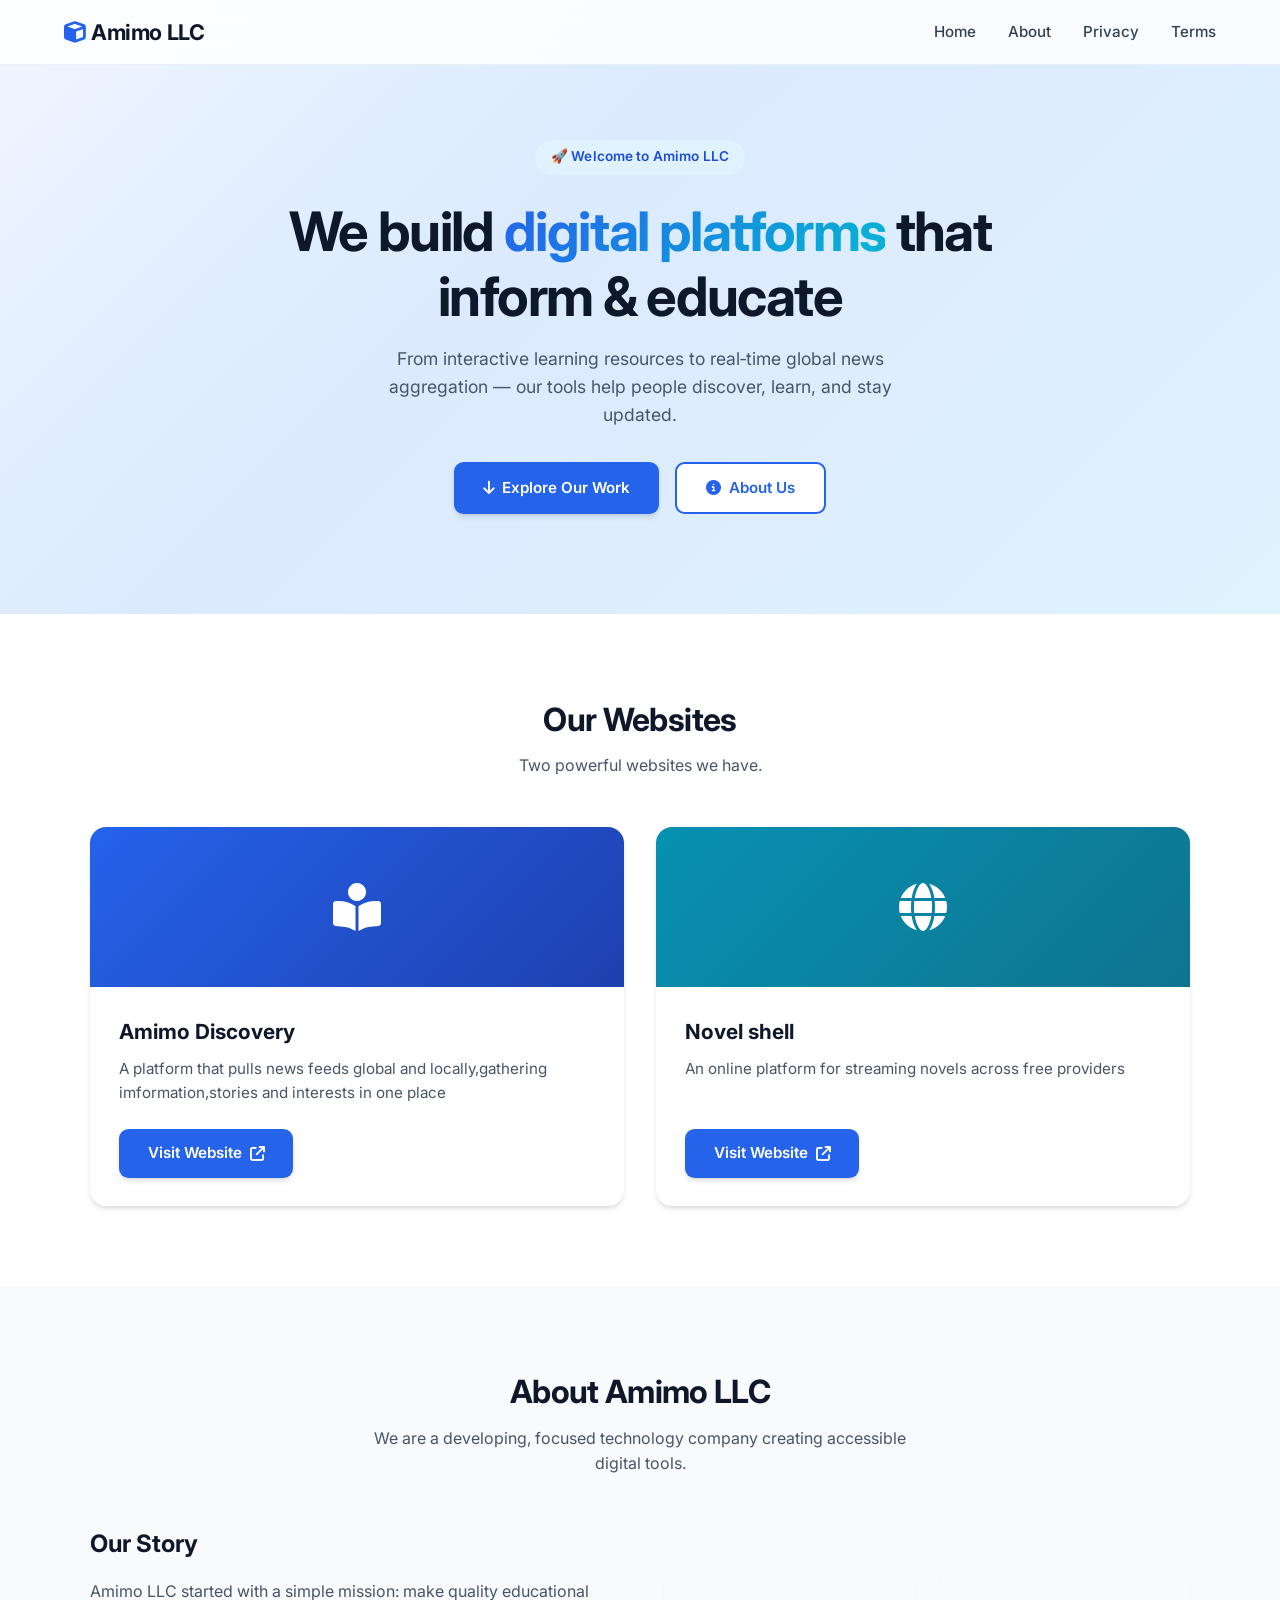
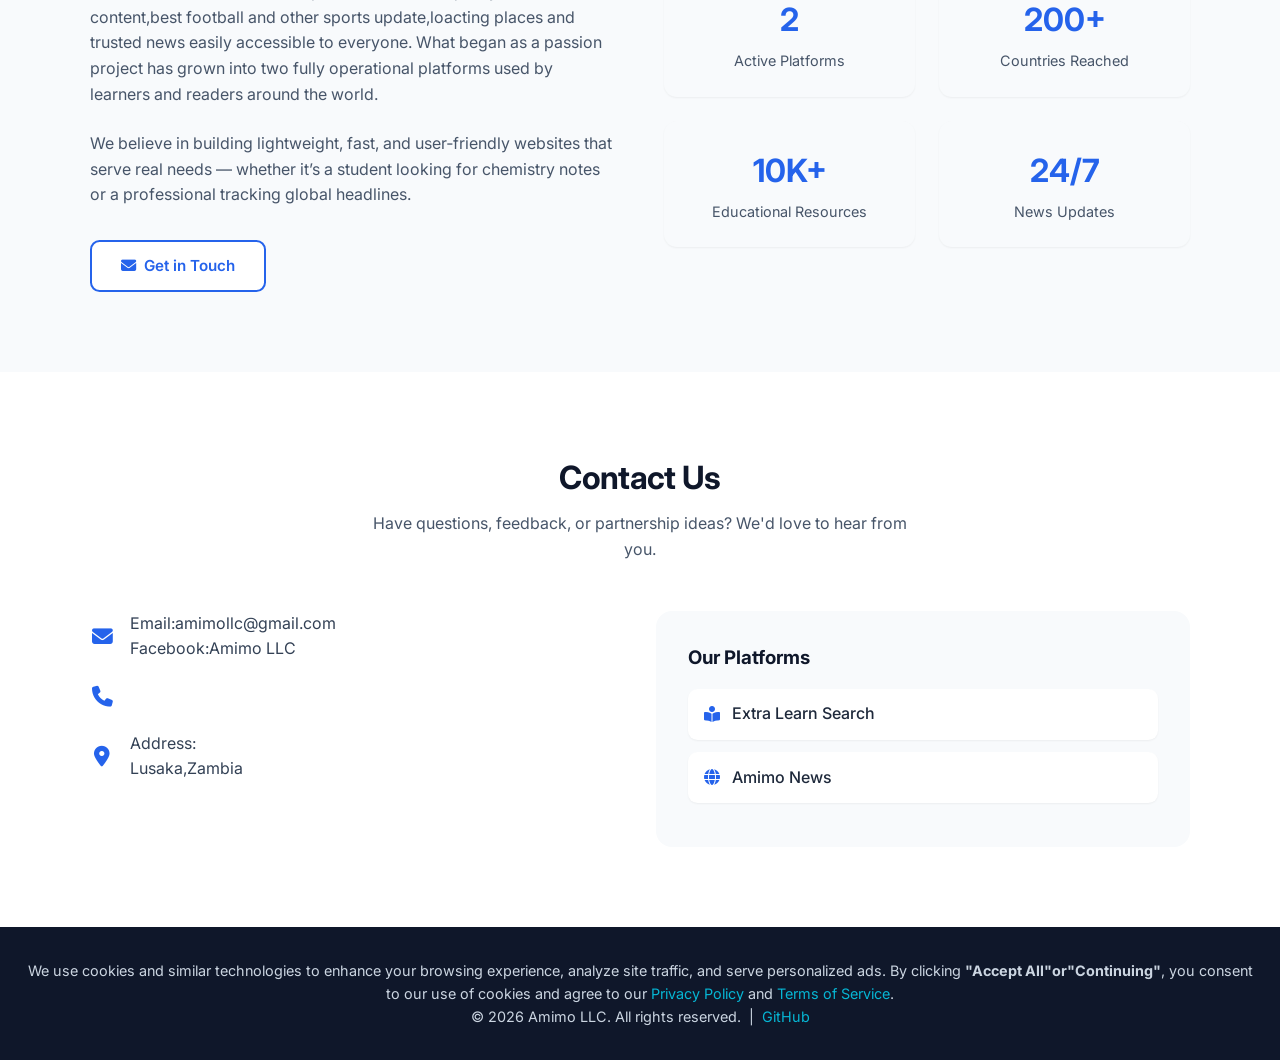
<file: index.html>
<!DOCTYPE html>
<html lang="en">
<head>
    <meta charset="UTF-8">
    <meta name="viewport" content="width=device-width, initial-scale=1.0">
<meta name="google-adsense-account" content="ca-pub-6081855871603005">
<script async src="https://pagead2.googlesyndication.com/pagead/js/adsbygoogle.js?client=ca-pub-6081855871603005"
     crossorigin="anonymous"></script>
    <title>Amimo LLC – Building Digital Solutions for Learning & News</title>
    <!-- Google Fonts -->
    <link rel="preconnect" href="https://fonts.googleapis.com">
    <link rel="preconnect" href="https://fonts.gstatic.com" crossorigin>
    <link href="https://fonts.googleapis.com/css2?family=Inter:opsz,wght@14..32,400;14..32,500;14..32,600;14..32,700&display=swap" rel="stylesheet">
    <!-- Font Awesome 6 -->
    <link rel="stylesheet" href="https://cdnjs.cloudflare.com/ajax/libs/font-awesome/6.5.0/css/all.min.css">
    <link rel="icon" type="image/svg+xml" href="favicon.png">
      <link rel="stylesheet" href="style.css?v=1.0.5">
    
</head>
<body>
    <!-- ────── Navigation ────── -->
    <nav class="navbar">
        <div class="navbar-container">
            <a href="#" class="logo">
                <i class="fa-solid fa-cube"></i>Amimo LLC
            </a>
            <input type="checkbox" id="nav-toggle">
            <label for="nav-toggle" class="nav-toggle-label">
                <span></span><span></span><span></span>
            </label>
            <ul class="nav-links">
    <li><a href="index.html" class="active">Home</a></li>
    <li><a href="about.html">About</a></li>
    <li><a href="privacy.html">Privacy</a></li>
    <li><a href="terms-privacy.html#terms">Terms</a></li>
</ul>
  </div>
    </nav>

    <!-- ────── Hero ────── -->
    <section class="hero" id="home">
        <div class="hero-content">
            <div class="hero-badge">🚀 Welcome to Amimo LLC</div>
            <h1>We build <span>digital platforms</span> that inform & educate</h1>
            <p>From interactive learning resources to real‑time global news aggregation — our tools help people discover, learn, and stay updated.</p>
            <div class="hero-buttons">
                <a href="#websites" class="btn btn-primary"><i class="fa-solid fa-arrow-down"></i> Explore Our Work</a>
                <a href="#about" class="btn btn-outline"><i class="fa-solid fa-circle-info"></i> About Us</a>
            </div>
        </div>
    </section>

    <!-- ────── Websites ────── -->
    <section id="websites">
        <div class="container">
            <div class="section-header">
                <h2>Our Websites</h2>
                <p>Two powerful websites we have.</p>
            </div>
            <div class="card-grid">
                <!-- Extra Learn Search -->
                <div class="card">
                    <div class="card-img extralearn">
                        <i class="fa-solid fa-book-open-reader"></i>
                    </div>
                    <div class="card-body">
                        <h3>Amimo Discovery</h3>
                        <p>A platform that pulls news feeds global and locally,gathering imformation,stories and interests in one place</p>
                        <a href="https://amimodiscovery.pages.dev/" target="_blank" rel="noopener" class="btn btn-primary">
                            Visit Website <i class="fa-solid fa-arrow-up-right-from-square"></i>
                        </a>
                    </div>
                </div>

                <!-- News Lab -->
                <div class="card">
                    <div class="card-img newslab">
                        <i class="fa-solid fa-globe"></i>
                    </div>
                    <div class="card-body">
                        <h3>Novel shell</h3>
                        <p> An online platform for streaming novels across free providers</p>
                        <a href="https://novelshell.pages.dev" target="_blank" rel="noopener" class="btn btn-primary">
                            Visit Website <i class="fa-solid fa-arrow-up-right-from-square"></i>
                        </a>
                    </div>
                </div>
            </div>
        </div>
    </section>
<!-- Cookie & Privacy Consent Modal -->
<div id="consentOverlay" class="consent-overlay">
    <div class="consent-modal">
        <div class="consent-icon">🍪</div>
        <h2>We value your privacy</h2>
        <p>
            We use cookies and similar technologies to enhance your browsing experience,
            analyze site traffic, and serve personalized ads. By clicking 
            <strong>"Accept All"</strong>, you consent to our use of cookies and agree 
            to our <a href="terms-privacy.html" target="_blank">Privacy Policy</a> 
            and <a href="terms-privacy.html#terms" target="_blank">Terms of Service</a>.
        </p>
        <p class="consent-small">
            You can change your preferences at any time.
        </p>
        <div class="consent-actions">
            <button id="acceptAllBtn" class="btn btn-primary">Accept All</button>
            <button id="learnMoreBtn" class="btn btn-secondary">Learn More</button>
        </div>
    </div>
</div>
    <!-- ────── About ────── -->
    <section id="about" style="background: var(--gray-50);">
        <div class="container">
            <div class="section-header">
                <h2>About Amimo LLC</h2>
                <p>We are a developing, focused technology company creating accessible digital tools.</p>
            </div>
            <div class="about-grid">
                <div class="about-text">
                    <h3>Our Story</h3>
                    <p>Amimo LLC started with a simple mission: make quality educational content,best football and other sports update,loacting places and trusted news easily accessible to everyone. What began as a passion project has grown into two fully operational platforms used by learners and readers around the world.</p>
                    <p>We believe in building lightweight, fast, and user‑friendly websites that serve real needs — whether it’s a student looking for chemistry notes or a professional tracking global headlines.</p>
                    <a href="#contact" class="btn btn-outline" style="margin-top:0.5rem;">
                        <i class="fa-solid fa-envelope"></i> Get in Touch
                    </a>
                </div>
                <div class="about-stats">
                    <div class="stat-card">
                        <div class="stat-number">2</div>
                        <div class="stat-label">Active Platforms</div>
                    </div>
                    <div class="stat-card">
                        <div class="stat-number">200+</div>
                        <div class="stat-label">Countries Reached</div>
                    </div>
                    <div class="stat-card">
                        <div class="stat-number">10K+</div>
                        <div class="stat-label">Educational Resources</div>
                    </div>
                    <div class="stat-card">
                        <div class="stat-number">24/7</div>
                        <div class="stat-label">News Updates</div>
                    </div>
                </div>
            </div>
        </div>
    </section>

    <!-- ────── Contact ────── -->
    <section id="contact">
        <div class="container">
            <div class="section-header">
                <h2>Contact Us</h2>
                <p>Have questions, feedback, or partnership ideas? We'd love to hear from you.</p>
            </div>
            <div class="contact-grid">
                <div class="contact-info">
                    <div class="info-item">
                        <i class="fa-solid fa-envelope"></i>
                        <span>Email:amimollc@gmail.com<br>Facebook:Amimo LLC</span>
                    </div>
                    <div class="info-item">
                        <i class="fa-solid fa-phone"></i>
                        <span></span>
                    </div>
                    <div class="info-item">
                        <i class="fa-solid fa-location-dot"></i>
                        <span> Address:<br>Lusaka,Zambia<br></span>
                    </div>
                </div>
                <div class="contact-links">
                    <h3>Our Platforms</h3>
                    <a href="https://amimollc.github.io/zedtuition/" target="_blank" rel="noopener" class="site-link">
                        <i class="fa-solid fa-book-open-reader"></i> Extra Learn Search
                    </a>
                    <a href="https://amimollc.github.io/amimodiscoverynews/" target="_blank" rel="noopener" class="site-link">
                        <i class="fa-solid fa-globe"></i> Amimo News
                    </a>
                </div>
            </div>
        </div>
    </section>

    <!-- ────── Footer ────── -->
    <footer class="footer">
    <!-- OR a single combined link -->
  <p>
    We use cookies and similar technologies to enhance your browsing experience,
    analyze site traffic, and serve personalized ads. By clicking 
    <strong>"Accept All"or"Continuing"</strong>, you consent to our use of cookies and agree 
    to our <a href="privacy.html" target="_blank">Privacy Policy</a> 
    and <a href="terms-privacy.html#terms" target="_blank">Terms of Service</a>.
</p>
        <p>&copy; 2026 Amimo LLC. All rights reserved. &nbsp;|&nbsp; 
            <a href="https://github.com/amimollc" target="_blank" rel="noopener">GitHub</a>
        </p>
  
    </footer>

    <!-- Back to Top Button -->
    <a href="# An HTML anchor (ID) for a link target is missing a corresponding ID attribute.#home" class="back-to-top" id="backToTop" aria-label="Back to top">
        <i class="fa-solid fa-chevron-up"></i>
    </a>

    <!-- Smooth scroll offset & Back‑to‑top visibility -->
    <script src="main.js?v=1.0.5"></script>
</body>
</html>
</file>
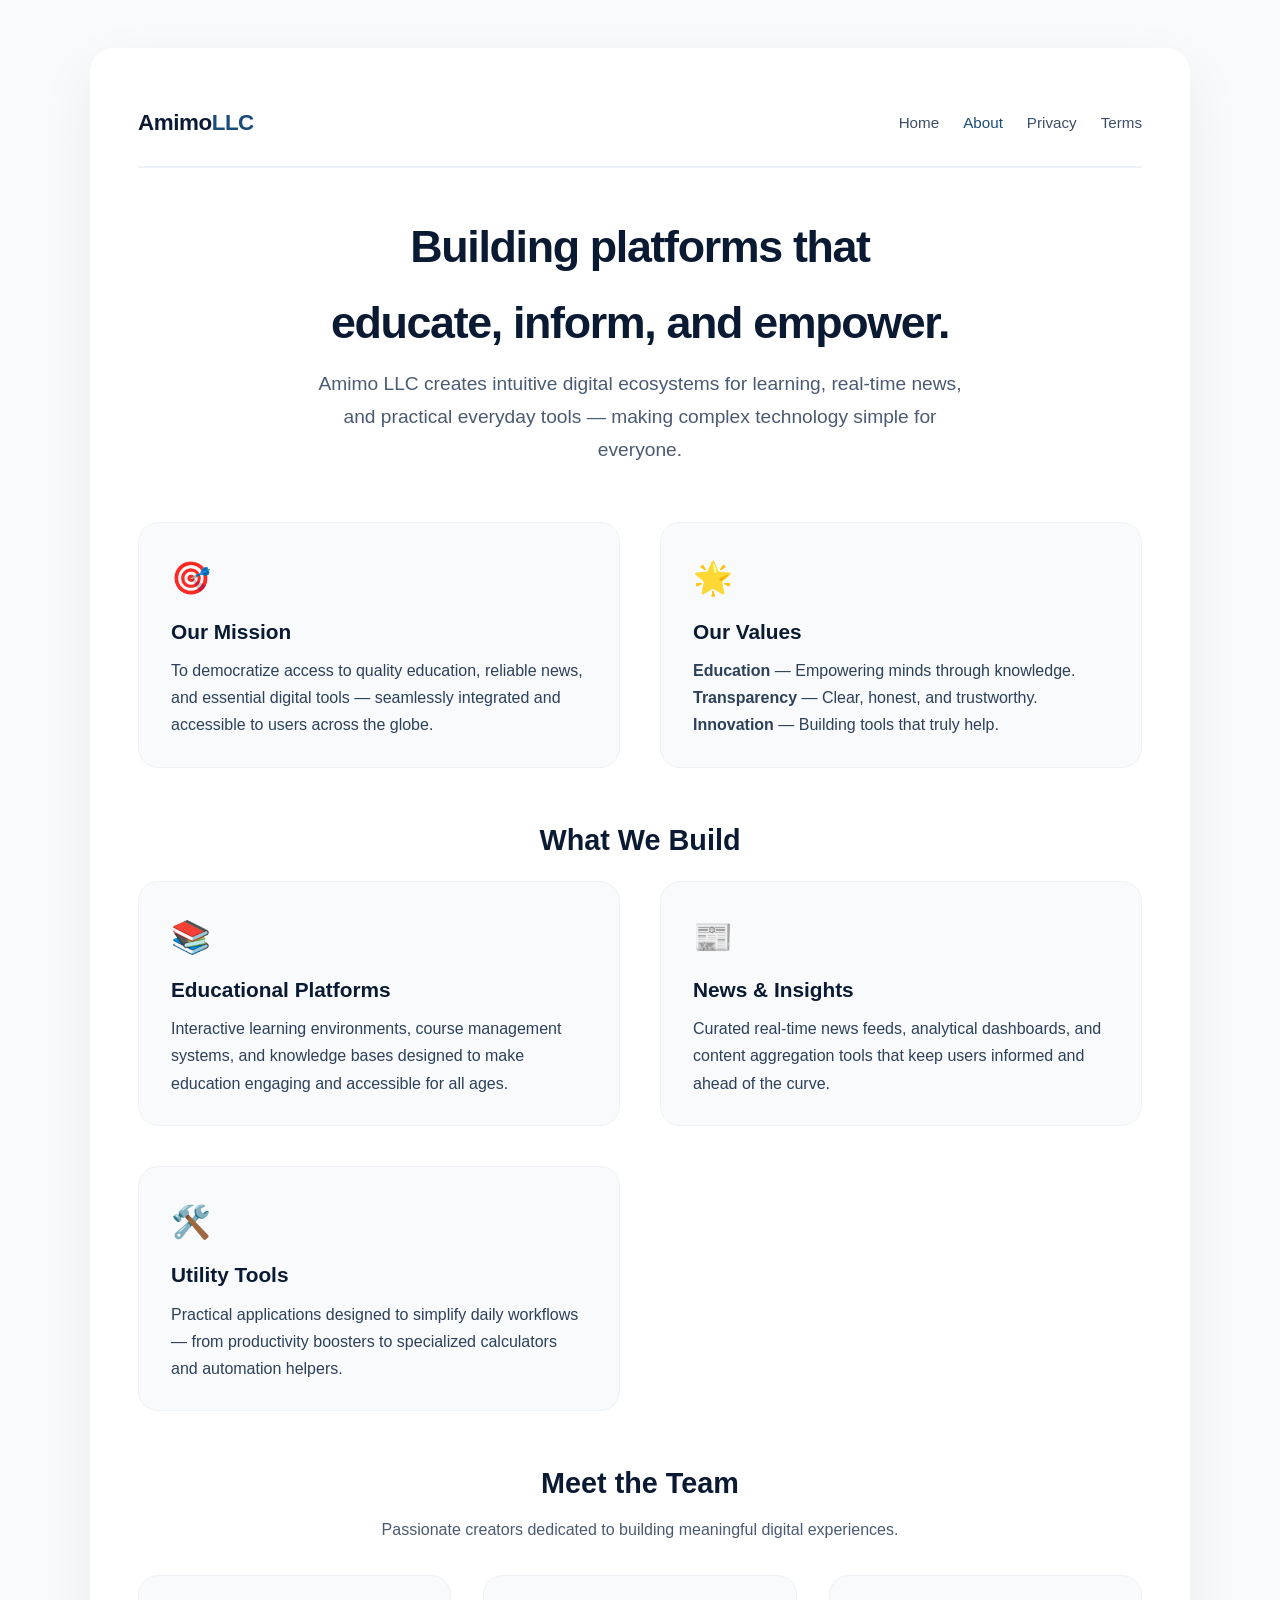
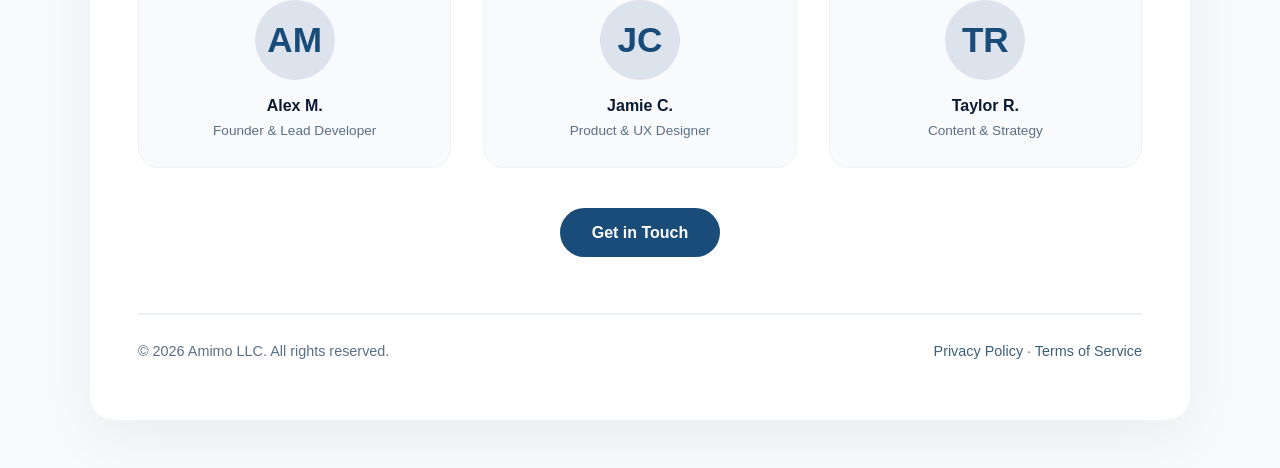
<file: about.html>
<!DOCTYPE html>
<html lang="en">
<head>
    <meta charset="UTF-8" />
    <meta name="viewport" content="width=device-width, initial-scale=1.0" />
    <title>About Us – Amimo LLC</title>
    <meta name="description" content="Amimo LLC builds accessible platforms for education, real-time news, and everyday digital tools." />
    <link rel="canonical" href="https://amimollc.github.io/about" />

    <style>
        /* ── Reset & base ── */
        *,
        *::before,
        *::after {
            box-sizing: border-box;
            margin: 0;
            padding: 0;
        }

        body {
            font-family: -apple-system, BlinkMacSystemFont, "Segoe UI", Roboto, "Helvetica Neue", Arial, sans-serif;
            background: #f8fafc;
            color: #0b1a33;
            line-height: 1.7;
            padding: 2rem 1rem;
        }

        .container {
            max-width: 1100px;
            margin: 0 auto;
            background: #ffffff;
            border-radius: 24px;
            box-shadow: 0 20px 60px rgba(0, 0, 0, 0.06);
            padding: 2.5rem 2rem;
        }

        @media (min-width: 640px) {
            .container {
                padding: 3.5rem 3rem;
            }
            body {
                padding: 3rem 1.5rem;
            }
        }

        /* ── Navigation ── */
        .main-nav {
            display: flex;
            flex-wrap: wrap;
            justify-content: space-between;
            align-items: center;
            padding-bottom: 1.5rem;
            border-bottom: 2px solid #eef2f6;
            margin-bottom: 2.5rem;
        }

        .nav-brand {
            font-size: 1.4rem;
            font-weight: 700;
            color: #0b1a33;
            text-decoration: none;
            letter-spacing: -0.02em;
        }

        .nav-brand span {
            color: #1a4c7a;
        }

        .nav-links {
            display: flex;
            gap: 1.5rem;
            flex-wrap: wrap;
            list-style: none;
        }

        .nav-links a {
            color: #3d4e66;
            text-decoration: none;
            font-weight: 500;
            font-size: 0.95rem;
            transition: color 0.2s;
        }

        .nav-links a:hover,
        .nav-links a.active {
            color: #1a4c7a;
        }

        /* ── Hero Section ── */
        .about-hero {
            text-align: center;
            margin-bottom: 3.5rem;
        }

        .about-hero h1 {
            font-size: 2.8rem;
            font-weight: 800;
            letter-spacing: -0.03em;
            color: #0b1a33;
            margin-bottom: 0.5rem;
        }

        .about-hero .tagline {
            font-size: 1.2rem;
            color: #4a5a72;
            max-width: 650px;
            margin: 0 auto;
        }

        /* ── Cards / Sections ── */
        .section-grid {
            display: grid;
            grid-template-columns: 1fr 1fr;
            gap: 2.5rem;
            margin: 3rem 0;
        }

        @media (max-width: 700px) {
            .section-grid {
                grid-template-columns: 1fr;
                gap: 1.5rem;
            }
        }

        .card {
            background: #f8fafc;
            padding: 1.75rem 2rem;
            border-radius: 20px;
            border: 1px solid #eef2f6;
        }

        .card h3 {
            font-size: 1.3rem;
            font-weight: 700;
            margin-bottom: 0.5rem;
            color: #0b1a33;
        }

        .card p {
            color: #2d4059;
        }

        .card .emoji {
            font-size: 2rem;
            display: block;
            margin-bottom: 0.5rem;
        }

        /* ── Team Section ── */
        .team-grid {
            display: grid;
            grid-template-columns: repeat(auto-fit, minmax(200px, 1fr));
            gap: 2rem;
            margin: 2rem 0 1rem 0;
        }

        .team-member {
            text-align: center;
            background: #f8fafc;
            padding: 1.5rem 1rem;
            border-radius: 20px;
            border: 1px solid #eef2f6;
        }

        .team-member .avatar {
            width: 80px;
            height: 80px;
            border-radius: 50%;
            background: #dce3ec;
            display: flex;
            align-items: center;
            justify-content: center;
            margin: 0 auto 0.75rem auto;
            font-size: 2.2rem;
            color: #1a4c7a;
            font-weight: 600;
        }

        .team-member h4 {
            font-weight: 700;
            color: #0b1a33;
        }

        .team-member .role {
            font-size: 0.85rem;
            color: #5a6f88;
        }

        /* ── Misc ── */
        h2 {
            font-size: 1.8rem;
            font-weight: 700;
            margin: 2.5rem 0 0.5rem 0;
            color: #0b1a33;
            text-align: center;
        }

        .text-center {
            text-align: center;
        }

        .btn {
            display: inline-block;
            padding: 0.7rem 2rem;
            background: #1a4c7a;
            color: #fff;
            border-radius: 60px;
            text-decoration: none;
            font-weight: 600;
            transition: background 0.2s;
        }

        .btn:hover {
            background: #0d3b60;
        }

        .footer {
            margin-top: 3.5rem;
            padding-top: 1.5rem;
            border-top: 2px solid #eef2f6;
            font-size: 0.9rem;
            color: #5a6f88;
            display: flex;
            flex-wrap: wrap;
            justify-content: space-between;
            gap: 0.5rem;
        }

        .footer a {
            color: #3d5f7a;
            text-decoration: none;
        }

        .footer a:hover {
            text-decoration: underline;
        }
    </style>
</head>

<body>

    <div class="container">

        <!-- ─── NAVIGATION ─── -->
        <nav class="main-nav">
            <a href="index.html" class="nav-brand">Amimo<span>LLC</span></a>
            <ul class="nav-links">
                <li><a href="index.html">Home</a></li>
                <li><a href="about.html" class="active">About</a></li>
                <li><a href="privacy.html">Privacy</a></li>
                <li><a href="terms-privacy.html#terms">Terms</a></li>
            </ul>
        </nav>

        <!-- ─── HERO ─── -->
        <div class="about-hero">
            <h1>Building platforms that <br />educate, inform, and empower.</h1>
            <p class="tagline">
                Amimo LLC creates intuitive digital ecosystems for learning, real-time news, 
                and practical everyday tools — making complex technology simple for everyone.
            </p>
        </div>

        <!-- ─── MISSION & VALUES ─── -->
        <div class="section-grid">
            <div class="card">
                <span class="emoji">🎯</span>
                <h3>Our Mission</h3>
                <p>
                    To democratize access to quality education, reliable news, and essential digital 
                    tools — seamlessly integrated and accessible to users across the globe.
                </p>
            </div>
            <div class="card">
                <span class="emoji">🌟</span>
                <h3>Our Values</h3>
                <p>
                    <strong>Education</strong> — Empowering minds through knowledge.<br />
                    <strong>Transparency</strong> — Clear, honest, and trustworthy.<br />
                    <strong>Innovation</strong> — Building tools that truly help.
                </p>
            </div>
        </div>

        <!-- ─── WHAT WE DO ─── -->
        <h2>What We Build</h2>
        <div class="section-grid" style="margin-top: 1rem;">
            <div class="card">
                <span class="emoji">📚</span>
                <h3>Educational Platforms</h3>
                <p>
                    Interactive learning environments, course management systems, and knowledge 
                    bases designed to make education engaging and accessible for all ages.
                </p>
            </div>
            <div class="card">
                <span class="emoji">📰</span>
                <h3>News &amp; Insights</h3>
                <p>
                    Curated real-time news feeds, analytical dashboards, and content aggregation 
                    tools that keep users informed and ahead of the curve.
                </p>
            </div>
            <div class="card">
                <span class="emoji">🛠️</span>
                <h3>Utility Tools</h3>
                <p>
                    Practical applications designed to simplify daily workflows — from productivity 
                    boosters to specialized calculators and automation helpers.
                </p>
            </div>
        </div>

        <!-- ─── TEAM ─── -->
        <h2>Meet the Team</h2>
        <p class="text-center" style="color: #4a5a72; margin-bottom: 1rem;">
            Passionate creators dedicated to building meaningful digital experiences.
        </p>

        <div class="team-grid">
            <div class="team-member">
                <div class="avatar">AM</div>
                <h4>Alex M.</h4>
                <p class="role">Founder &amp; Lead Developer</p>
            </div>
            <div class="team-member">
                <div class="avatar">JC</div>
                <h4>Jamie C.</h4>
                <p class="role">Product &amp; UX Designer</p>
            </div>
            <div class="team-member">
                <div class="avatar">TR</div>
                <h4>Taylor R.</h4>
                <p class="role">Content &amp; Strategy</p>
            </div>
        </div>

        <div class="text-center" style="margin: 2.5rem 0 0 0;">
            <a href="mailto:amimollc@gmail.com" class="btn">Get in Touch</a>
        </div>

        <!-- ─── FOOTER ─── -->
        <footer class="footer">
            <span>&copy; 2026 Amimo LLC. All rights reserved.</span>
            <span>
                <a href="privacy.html">Privacy Policy</a> &middot;
                <a href="terms-privacy.html">Terms of Service</a>
            </span>
        </footer>

    </div>
    <!-- /.container -->

</body>
</html>
</file>
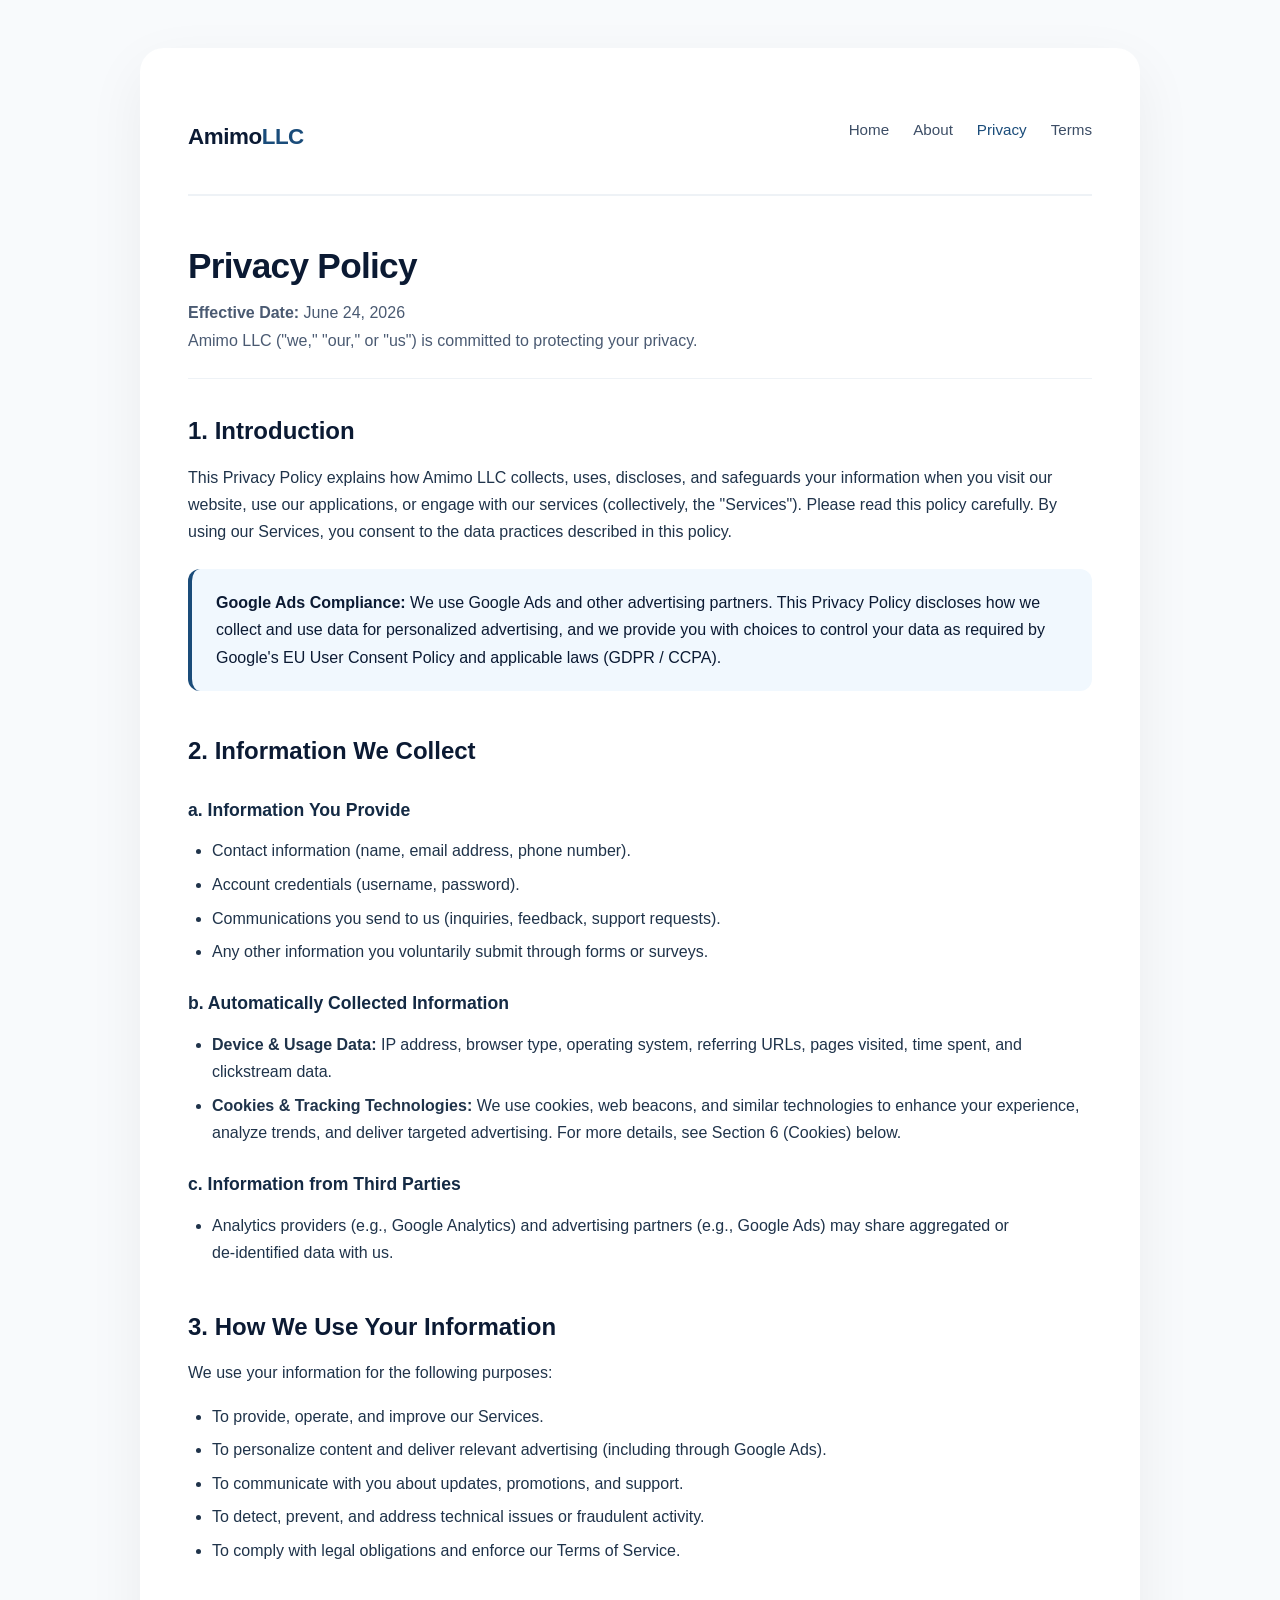
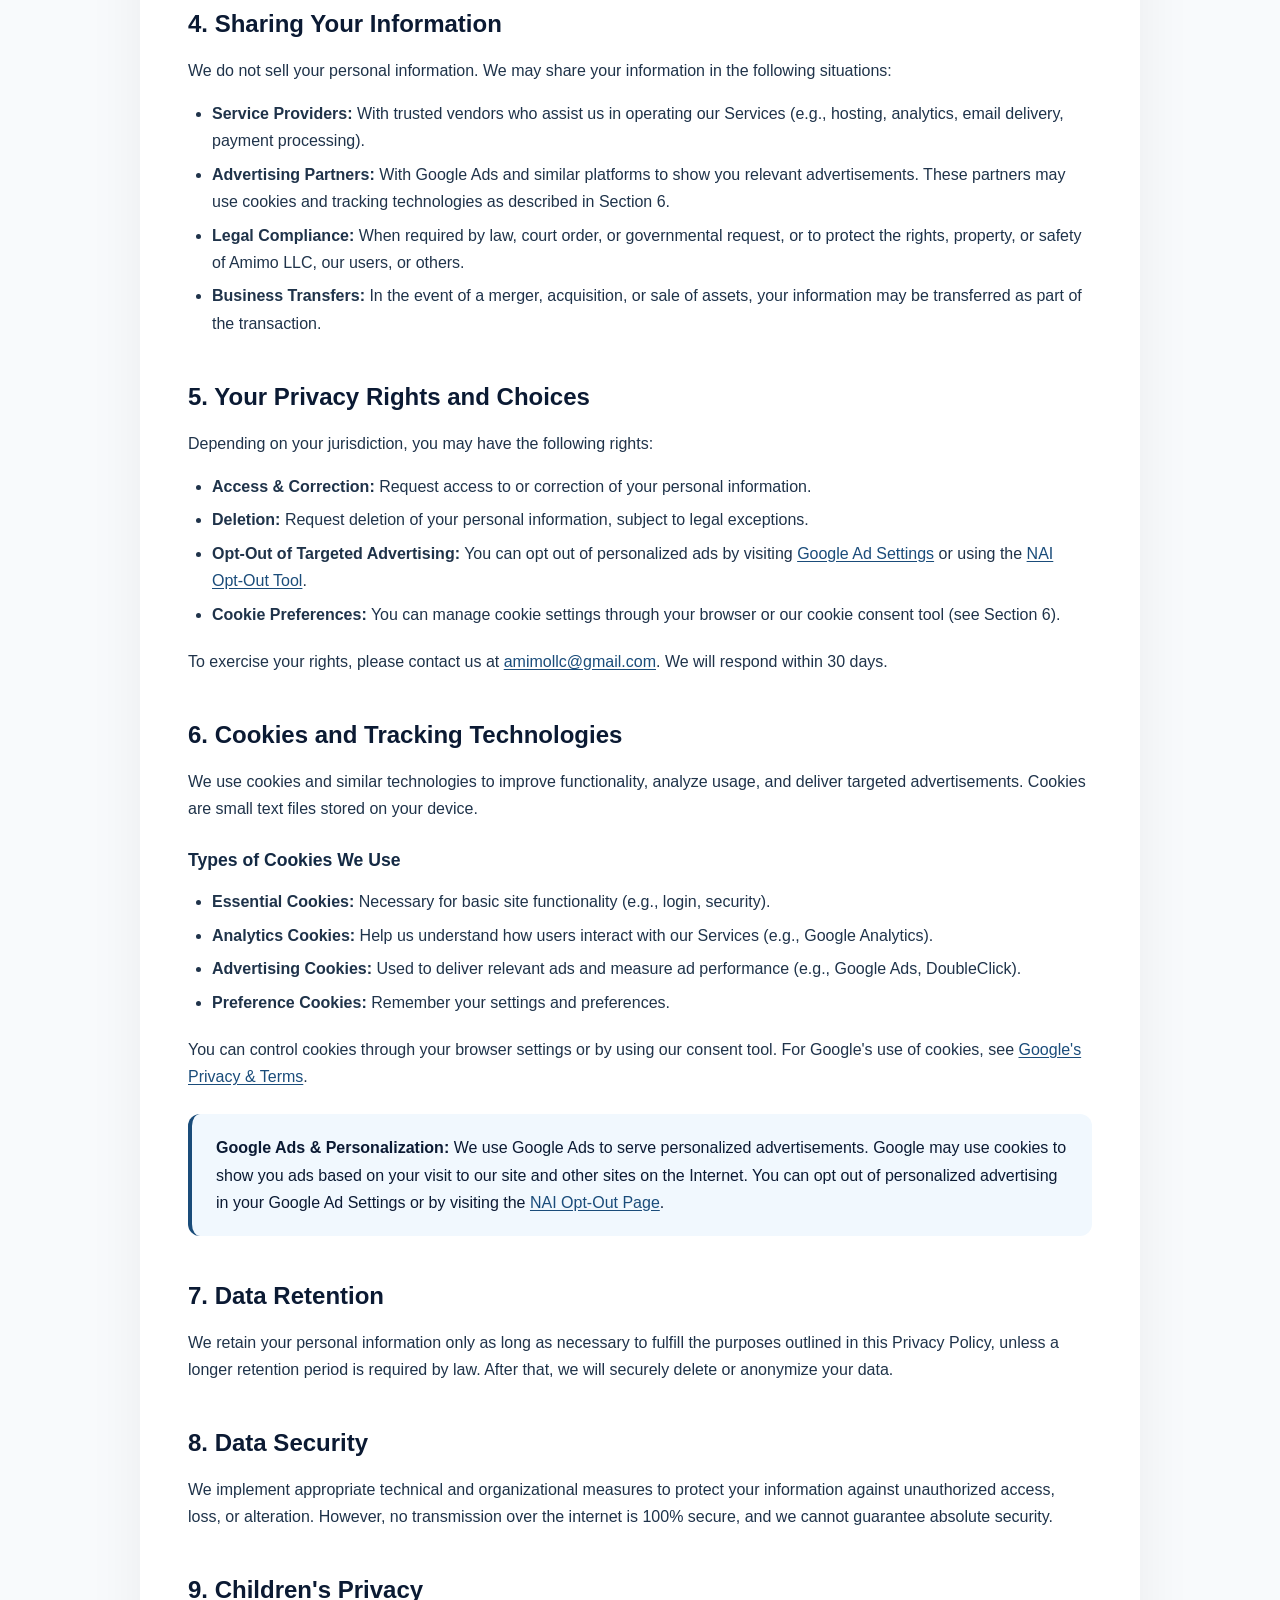
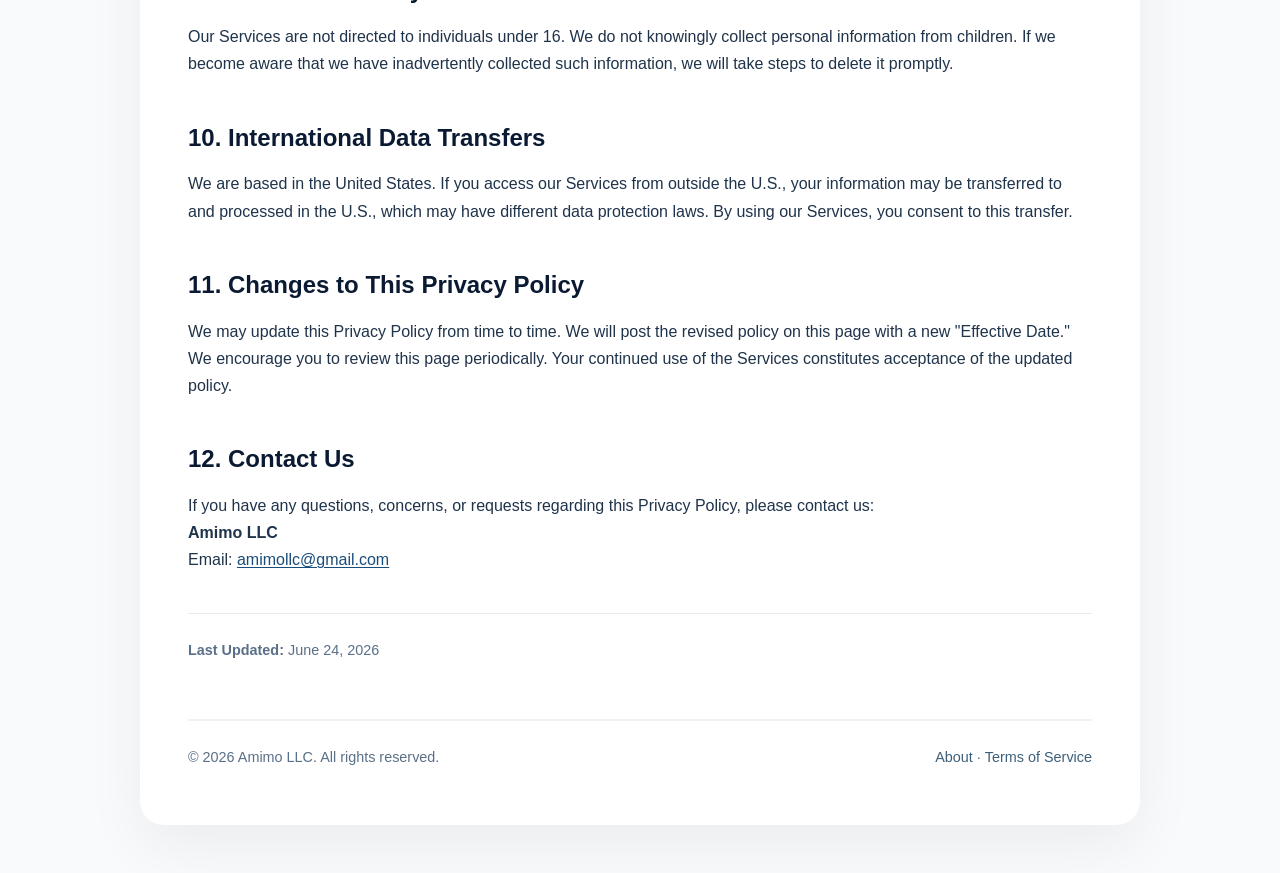
<file: privacy.html>
<!DOCTYPE html>
<html lang="en">
<head>
    <meta charset="UTF-8" />
    <meta name="viewport" content="width=device-width, initial-scale=1.0" />
    <title>Privacy Policy – Amimo LLC</title>
    <meta name="description" content="Privacy Policy for Amimo LLC. Learn how we collect, use, and protect your personal data." />
    <link rel="canonical" href="https://amimollc.github.io/privacy" />

    <style>
        /* ── Reset & base ── */
        *,
        *::before,
        *::after {
            box-sizing: border-box;
            margin: 0;
            padding: 0;
        }

        body {
            font-family: -apple-system, BlinkMacSystemFont, "Segoe UI", Roboto, "Helvetica Neue", Arial, sans-serif;
            background: #f8fafc;
            color: #0b1a33;
            line-height: 1.7;
            padding: 2rem 1rem;
        }

        .container {
            max-width: 1000px;
            margin: 0 auto;
            background: #ffffff;
            border-radius: 24px;
            box-shadow: 0 20px 60px rgba(0, 0, 0, 0.06);
            padding: 2.5rem 2rem;
        }

        @media (min-width: 640px) {
            .container {
                padding: 3.5rem 3rem;
            }
            body {
                padding: 3rem 1.5rem;
            }
        }

        /* ── Navigation ── */
        .main-nav {
            display: flex;
            flex-wrap: wrap;
            justify-content: space-between;
            align-items: center;
            padding-bottom: 1.5rem;
            border-bottom: 2px solid #eef2f6;
            margin-bottom: 2.5rem;
        }

        .nav-brand {
            font-size: 1.4rem;
            font-weight: 700;
            color: #0b1a33;
            text-decoration: none;
            letter-spacing: -0.02em;
        }

        .nav-brand span {
            color: #1a4c7a;
        }

        .nav-links {
            display: flex;
            gap: 1.5rem;
            flex-wrap: wrap;
            list-style: none;
        }

        .nav-links a {
            color: #3d4e66;
            text-decoration: none;
            font-weight: 500;
            font-size: 0.95rem;
            transition: color 0.2s;
        }

        .nav-links a:hover,
        .nav-links a.active {
            color: #1a4c7a;
        }

        /* ── Typography ── */
        h1 {
            font-size: 2.2rem;
            font-weight: 800;
            letter-spacing: -0.02em;
            margin-bottom: 0.25rem;
        }

        .subhead {
            color: #4a5a72;
            margin-bottom: 2rem;
            border-bottom: 1px solid #eef2f6;
            padding-bottom: 1.5rem;
        }

        h2 {
            font-size: 1.5rem;
            font-weight: 700;
            margin-top: 2.5rem;
            margin-bottom: 0.75rem;
            color: #0b1a33;
        }

        h2:first-of-type {
            margin-top: 0;
        }

        h3 {
            font-size: 1.1rem;
            font-weight: 600;
            margin-top: 1.5rem;
            margin-bottom: 0.4rem;
            color: #142a44;
        }

        p {
            margin-bottom: 1rem;
            color: #1f334a;
        }

        ul,
        ol {
            margin: 0.75rem 0 1.25rem 1.5rem;
            color: #1f334a;
        }

        li {
            margin-bottom: 0.4rem;
        }

        a {
            color: #1a4c7a;
            text-decoration: underline;
            text-underline-offset: 2px;
            font-weight: 500;
        }

        a:hover {
            color: #0d3557;
        }

        .highlight-box {
            background: #f1f8fe;
            border-left: 4px solid #1a4c7a;
            padding: 1.25rem 1.5rem;
            border-radius: 12px;
            margin: 1.5rem 0;
        }

        .highlight-box strong {
            color: #0b1a33;
        }

        .last-updated {
            font-size: 0.9rem;
            color: #5a6f88;
            border-top: 1px solid #e4eaef;
            padding-top: 1.5rem;
            margin-top: 2.5rem;
        }

        .footer {
            margin-top: 3.5rem;
            padding-top: 1.5rem;
            border-top: 2px solid #eef2f6;
            font-size: 0.9rem;
            color: #5a6f88;
            display: flex;
            flex-wrap: wrap;
            justify-content: space-between;
            gap: 0.5rem;
        }

        .footer a {
            color: #3d5f7a;
            text-decoration: none;
        }

        .footer a:hover {
            text-decoration: underline;
        }

        @media (max-width: 480px) {
            .container {
                padding: 1.5rem 1rem;
            }
            h1 {
                font-size: 1.7rem;
            }
        }
    </style>
</head>

<body>

    <div class="container">

        <!-- ─── NAVIGATION ─── -->
        <nav class="main-nav">
            <a href="index.html" class="nav-brand">Amimo<span>LLC</span></a>
            <ul class="nav-links">
                <li><a href="index.html">Home</a></li>
                <li><a href="about.html">About</a></li>
                <li><a href="privacy.html" class="active">Privacy</a></li>
                <li><a href="terms-privacy.html#terms">Terms</a></li>
            </ul>
        </nav>

        <!-- ─── HEADER ─── -->
        <h1>Privacy Policy</h1>
        <div class="subhead">
            <strong>Effective Date:</strong> June 24, 2026
            <br />
            Amimo LLC (&quot;we,&quot; &quot;our,&quot; or &quot;us&quot;) is committed to protecting your privacy.
        </div>

        <h2>1. Introduction</h2>
        <p>
            This Privacy Policy explains how Amimo LLC collects, uses, discloses, and safeguards your information
            when you visit our website, use our applications, or engage with our services (collectively, the
            &quot;Services&quot;). Please read this policy carefully. By using our Services, you consent to the
            data practices described in this policy.
        </p>

        <div class="highlight-box">
            <strong>Google Ads Compliance:</strong> We use Google Ads and other advertising partners.
            This Privacy Policy discloses how we collect and use data for personalized advertising,
            and we provide you with choices to control your data as required by Google's EU User Consent
            Policy and applicable laws (GDPR / CCPA).
        </div>

        <h2>2. Information We Collect</h2>

        <h3>a. Information You Provide</h3>
        <ul>
            <li>Contact information (name, email address, phone number).</li>
            <li>Account credentials (username, password).</li>
            <li>Communications you send to us (inquiries, feedback, support requests).</li>
            <li>Any other information you voluntarily submit through forms or surveys.</li>
        </ul>

        <h3>b. Automatically Collected Information</h3>
        <ul>
            <li><strong>Device &amp; Usage Data:</strong> IP address, browser type, operating system,
                referring URLs, pages visited, time spent, and clickstream data.</li>
            <li><strong>Cookies &amp; Tracking Technologies:</strong> We use cookies, web beacons, and
                similar technologies to enhance your experience, analyze trends, and deliver targeted
                advertising. For more details, see Section 6 (Cookies) below.</li>
        </ul>

        <h3>c. Information from Third Parties</h3>
        <ul>
            <li>Analytics providers (e.g., Google Analytics) and advertising partners (e.g., Google Ads)
                may share aggregated or de‑identified data with us.</li>
        </ul>

        <h2>3. How We Use Your Information</h2>
        <p>We use your information for the following purposes:</p>
        <ul>
            <li>To provide, operate, and improve our Services.</li>
            <li>To personalize content and deliver relevant advertising (including through Google Ads).</li>
            <li>To communicate with you about updates, promotions, and support.</li>
            <li>To detect, prevent, and address technical issues or fraudulent activity.</li>
            <li>To comply with legal obligations and enforce our Terms of Service.</li>
        </ul>

        <h2>4. Sharing Your Information</h2>
        <p>We do not sell your personal information. We may share your information in the following situations:</p>
        <ul>
            <li><strong>Service Providers:</strong> With trusted vendors who assist us in operating our
                Services (e.g., hosting, analytics, email delivery, payment processing).</li>
            <li><strong>Advertising Partners:</strong> With Google Ads and similar platforms to show
                you relevant advertisements. These partners may use cookies and tracking technologies
                as described in Section 6.</li>
            <li><strong>Legal Compliance:</strong> When required by law, court order, or governmental
                request, or to protect the rights, property, or safety of Amimo LLC, our users, or others.</li>
            <li><strong>Business Transfers:</strong> In the event of a merger, acquisition, or sale of
                assets, your information may be transferred as part of the transaction.</li>
        </ul>

        <h2>5. Your Privacy Rights and Choices</h2>
        <p>Depending on your jurisdiction, you may have the following rights:</p>
        <ul>
            <li><strong>Access &amp; Correction:</strong> Request access to or correction of your
                personal information.</li>
            <li><strong>Deletion:</strong> Request deletion of your personal information, subject to
                legal exceptions.</li>
            <li><strong>Opt‑Out of Targeted Advertising:</strong> You can opt out of personalized
                ads by visiting <a href="https://adssettings.google.com" target="_blank" rel="noopener">Google Ad Settings</a>
                or using the <a href="https://optout.aboutads.info" target="_blank" rel="noopener">NAI Opt‑Out Tool</a>.</li>
            <li><strong>Cookie Preferences:</strong> You can manage cookie settings through your browser
                or our cookie consent tool (see Section 6).</li>
        </ul>
        <p>
            To exercise your rights, please contact us at <a href="mailto:amimollc@gmail.com">amimollc@gmail.com</a>.
            We will respond within 30 days.
        </p>

        <h2>6. Cookies and Tracking Technologies</h2>
        <p>
            We use cookies and similar technologies to improve functionality, analyze usage, and deliver
            targeted advertisements. Cookies are small text files stored on your device.
        </p>

        <h3>Types of Cookies We Use</h3>
        <ul>
            <li><strong>Essential Cookies:</strong> Necessary for basic site functionality (e.g., login,
                security).</li>
            <li><strong>Analytics Cookies:</strong> Help us understand how users interact with our
                Services (e.g., Google Analytics).</li>
            <li><strong>Advertising Cookies:</strong> Used to deliver relevant ads and measure ad
                performance (e.g., Google Ads, DoubleClick).</li>
            <li><strong>Preference Cookies:</strong> Remember your settings and preferences.</li>
        </ul>

        <p>
            You can control cookies through your browser settings or by using our consent tool.
            For Google's use of cookies, see
            <a href="https://policies.google.com/technologies/partner-sites" target="_blank" rel="noopener">
                Google's Privacy &amp; Terms</a>.
        </p>

        <div class="highlight-box">
            <strong>Google Ads &amp; Personalization:</strong> We use Google Ads to serve personalized
            advertisements. Google may use cookies to show you ads based on your visit to our site and
            other sites on the Internet. You can opt out of personalized advertising in your Google Ad
            Settings or by visiting the <a href="https://www.networkadvertising.org/managing/opt_out.asp" target="_blank" rel="noopener">NAI Opt‑Out Page</a>.
        </div>

        <h2>7. Data Retention</h2>
        <p>
            We retain your personal information only as long as necessary to fulfill the purposes
            outlined in this Privacy Policy, unless a longer retention period is required by law.
            After that, we will securely delete or anonymize your data.
        </p>

        <h2>8. Data Security</h2>
        <p>
            We implement appropriate technical and organizational measures to protect your information
            against unauthorized access, loss, or alteration. However, no transmission over the internet
            is 100% secure, and we cannot guarantee absolute security.
        </p>

        <h2>9. Children's Privacy</h2>
        <p>
            Our Services are not directed to individuals under 16. We do not knowingly collect personal
            information from children. If we become aware that we have inadvertently collected such
            information, we will take steps to delete it promptly.
        </p>

        <h2>10. International Data Transfers</h2>
        <p>
            We are based in the United States. If you access our Services from outside the U.S., your
            information may be transferred to and processed in the U.S., which may have different data
            protection laws. By using our Services, you consent to this transfer.
        </p>

        <h2>11. Changes to This Privacy Policy</h2>
        <p>
            We may update this Privacy Policy from time to time. We will post the revised policy on this
            page with a new &quot;Effective Date.&quot; We encourage you to review this page periodically.
            Your continued use of the Services constitutes acceptance of the updated policy.
        </p>

        <h2>12. Contact Us</h2>
        <p>
            If you have any questions, concerns, or requests regarding this Privacy Policy, please
            contact us:
            <br />
            <strong>Amimo LLC</strong><br />
            Email: <a href="mailto:amimollc@gmail.com">amimollc@gmail.com</a>
        </p>

        <div class="last-updated">
            <strong>Last Updated:</strong> June 24, 2026
        </div>

        <!-- ─── FOOTER ─── -->
        <footer class="footer">
            <span>&copy; 2026 Amimo LLC. All rights reserved.</span>
            <span>
                <a href="about.html">About</a> &middot;
                <a href="terms-privacy.html#terms">Terms of Service</a>
            </span>
        </footer>

    </div>
    <!-- /.container -->

</body>
</html>
</file>
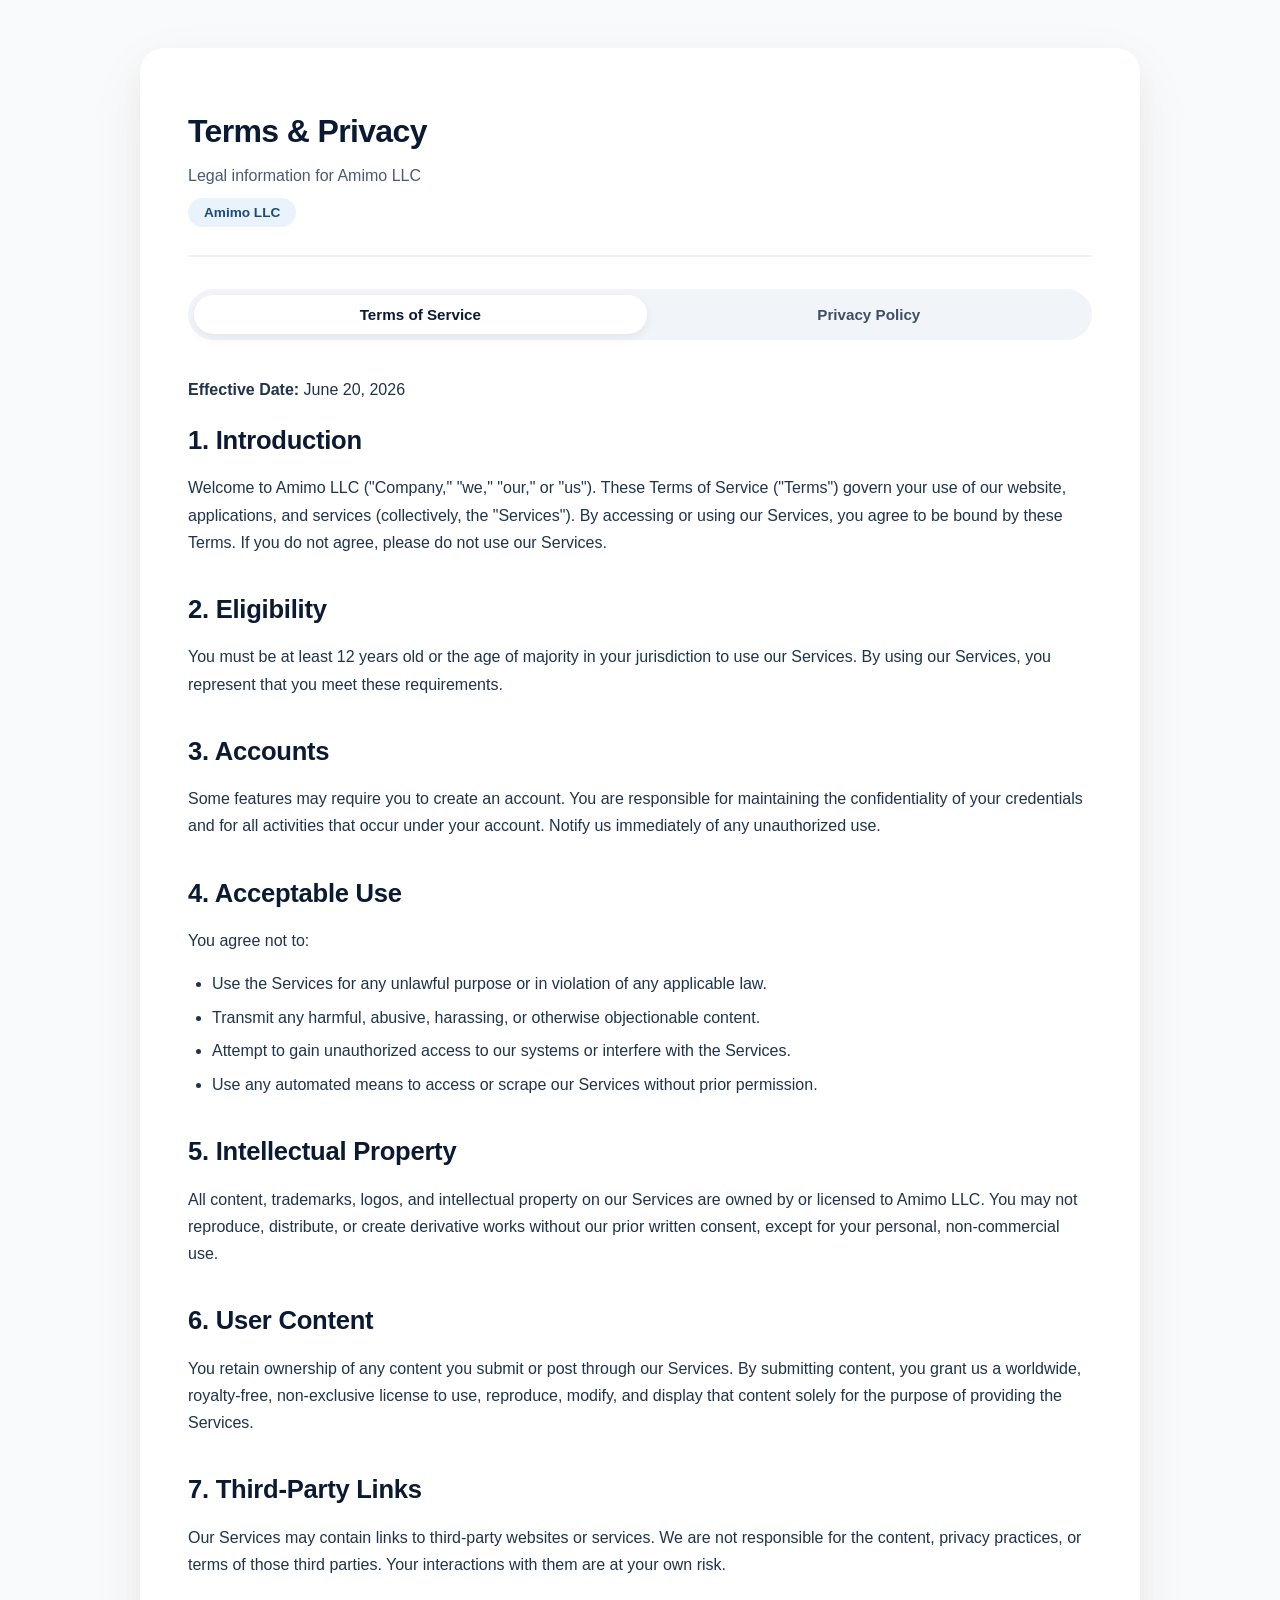
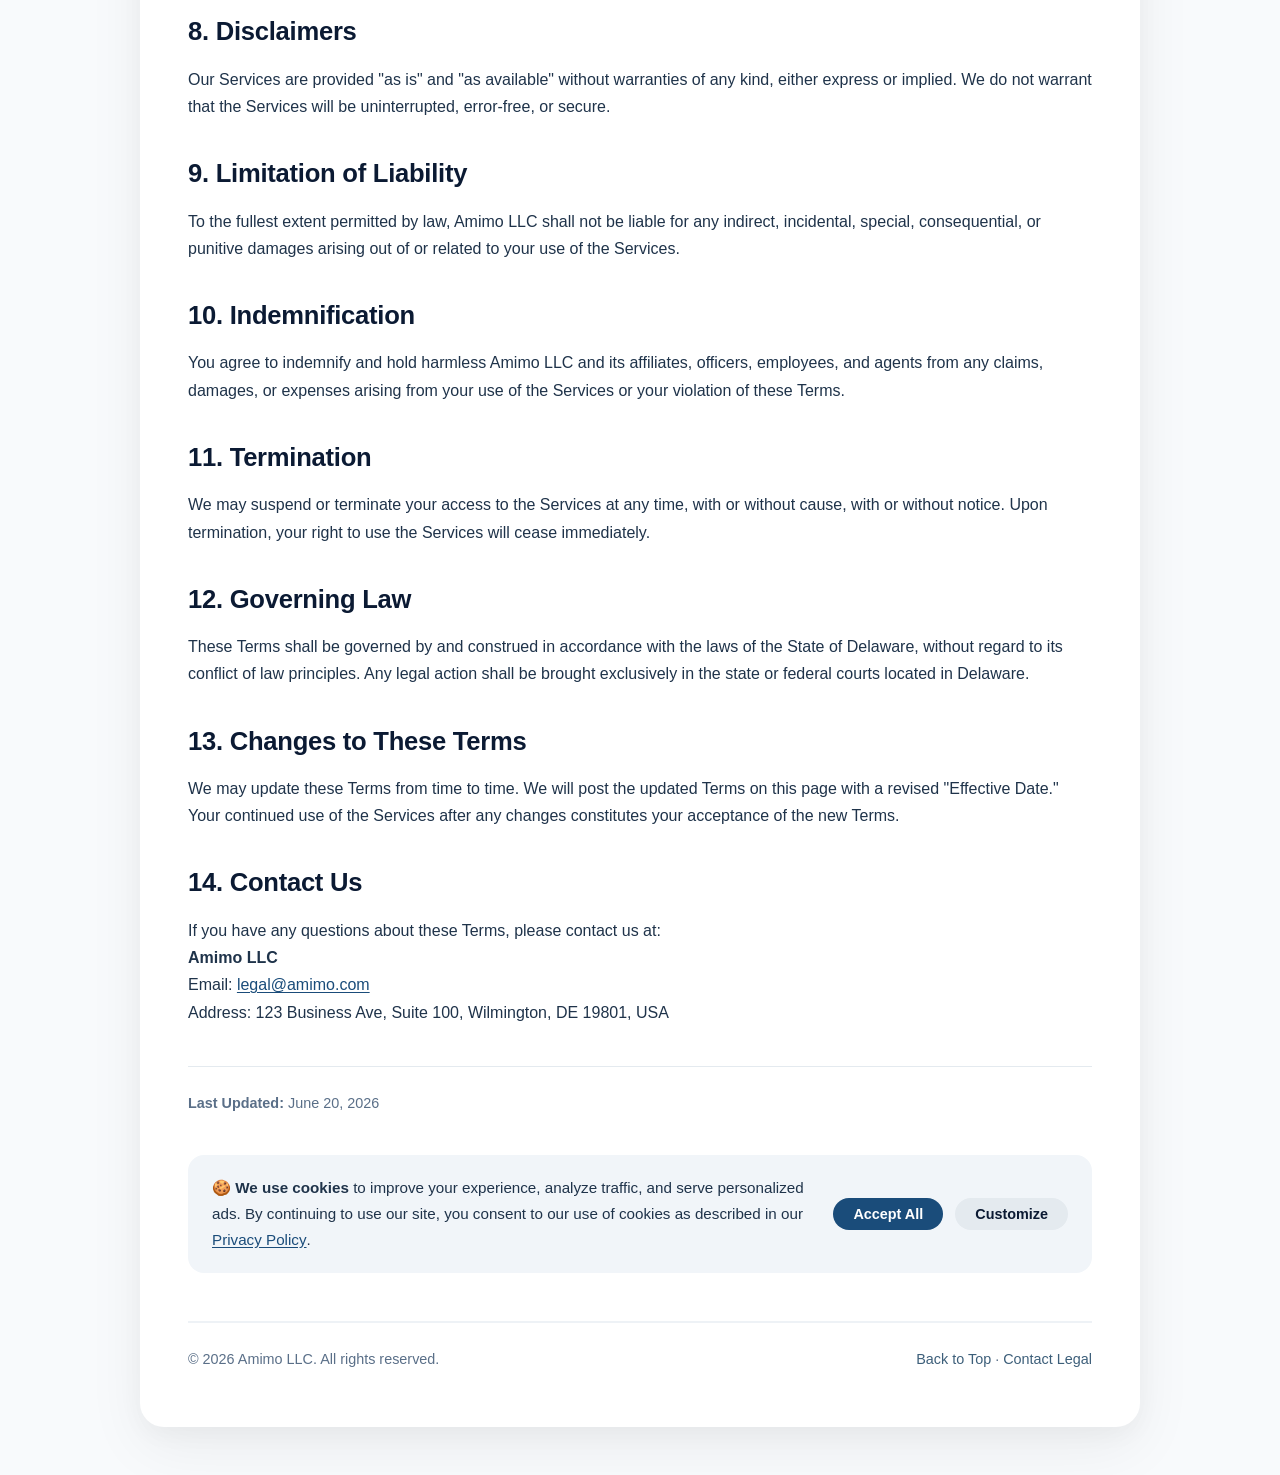
<file: terms-privacy.html>
<!DOCTYPE html>
<html lang="en">
<head>
    <meta charset="UTF-8" />
    <meta name="viewport" content="width=device-width, initial-scale=1.0" />
    <title>Terms &amp; Privacy Policy – Amimo LLC</title>
    <meta name="description" content="Terms of Service and Privacy Policy for Amimo LLC. Learn about our data practices, user rights, and legal terms." />
    <link rel="canonical" href="https://www.amimo.com/terms-privacy" />

    <!-- Open Graph -->
    <meta property="og:title" content="Terms &amp; Privacy Policy – Amimo LLC" />
    <meta property="og:description" content="Terms of Service and Privacy Policy for Amimo LLC." />
    <meta property="og:url" content="https://www.amimo.com/terms-privacy" />
    <meta property="og:type" content="website" />

    <style>
        /* ── Reset & base ── */
        *,
        *::before,
        *::after {
            box-sizing: border-box;
            margin: 0;
            padding: 0;
        }

        body {
            font-family: -apple-system, BlinkMacSystemFont, "Segoe UI", Roboto, "Helvetica Neue", Arial, sans-serif;
            background: #f8fafc;
            color: #0b1a33;
            line-height: 1.7;
            padding: 2rem 1rem;
        }

        .container {
            max-width: 1000px;
            margin: 0 auto;
            background: #ffffff;
            border-radius: 24px;
            box-shadow: 0 20px 60px rgba(0, 0, 0, 0.06), 0 8px 24px rgba(0, 0, 0, 0.03);
            padding: 2.5rem 2rem;
        }

        @media (min-width: 640px) {
            .container {
                padding: 3.5rem 3rem;
            }
            body {
                padding: 3rem 1.5rem;
            }
        }

        /* ── Header ── */
        .header {
            border-bottom: 2px solid #eef2f6;
            padding-bottom: 1.75rem;
            margin-bottom: 2rem;
        }

        .header h1 {
            font-size: 2rem;
            font-weight: 700;
            letter-spacing: -0.02em;
            color: #0b1a33;
        }

        .header .sub {
            color: #4a5a72;
            margin-top: 0.25rem;
            font-size: 1rem;
        }

        .header .company {
            display: inline-block;
            margin-top: 0.5rem;
            font-weight: 600;
            color: #1a4c7a;
            background: #eaf3fb;
            padding: 0.2rem 1rem;
            border-radius: 40px;
            font-size: 0.85rem;
        }

        /* ── Tabs ── */
        .tabs {
            display: flex;
            gap: 0.25rem;
            background: #f1f5f9;
            border-radius: 60px;
            padding: 0.35rem;
            margin-bottom: 2.25rem;
            flex-wrap: wrap;
        }

        .tab-btn {
            flex: 1 1 auto;
            padding: 0.7rem 1.5rem;
            border: none;
            background: transparent;
            border-radius: 40px;
            font-weight: 600;
            font-size: 0.95rem;
            color: #3d4e66;
            cursor: pointer;
            transition: all 0.25s ease;
            text-align: center;
            min-width: 120px;
        }

        .tab-btn:hover {
            background: rgba(255, 255, 255, 0.5);
            color: #0b1a33;
        }

        .tab-btn.active {
            background: #ffffff;
            color: #0b1a33;
            box-shadow: 0 4px 12px rgba(0, 0, 0, 0.06);
        }

        .tab-btn:focus-visible {
            outline: 2px solid #1a4c7a;
            outline-offset: 2px;
        }

        /* ── Tab content ── */
        .tab-pane {
            display: none;
            animation: fadeUp 0.35s ease;
        }

        .tab-pane.active {
            display: block;
        }

        @keyframes fadeUp {
            0% {
                opacity: 0;
                transform: translateY(8px);
            }
            100% {
                opacity: 1;
                transform: translateY(0);
            }
        }

        /* ── Typography ── */
        h2 {
            font-size: 1.6rem;
            font-weight: 700;
            margin-top: 2rem;
            margin-bottom: 0.75rem;
            letter-spacing: -0.01em;
            color: #0b1a33;
        }

        h2:first-of-type {
            margin-top: 0;
        }

        h3 {
            font-size: 1.2rem;
            font-weight: 600;
            margin-top: 1.75rem;
            margin-bottom: 0.5rem;
            color: #142a44;
        }

        p {
            margin-bottom: 1rem;
            color: #1f334a;
        }

        ul,
        ol {
            margin: 0.75rem 0 1.25rem 1.5rem;
            color: #1f334a;
        }

        li {
            margin-bottom: 0.4rem;
        }

        a {
            color: #1a4c7a;
            text-decoration: underline;
            text-underline-offset: 2px;
            font-weight: 500;
        }

        a:hover {
            color: #0d3557;
        }

        hr {
            border: none;
            border-top: 1px solid #e4eaef;
            margin: 2.5rem 0;
        }

        .highlight-box {
            background: #f1f8fe;
            border-left: 4px solid #1a4c7a;
            padding: 1.25rem 1.5rem;
            border-radius: 12px;
            margin: 1.5rem 0;
        }

        .highlight-box strong {
            color: #0b1a33;
        }

        .last-updated {
            font-size: 0.9rem;
            color: #5a6f88;
            border-top: 1px solid #e4eaef;
            padding-top: 1.5rem;
            margin-top: 2.5rem;
        }

        /* ── Cookie notice (inline banner) ── */
        .cookie-notice {
            background: #f1f5f9;
            border-radius: 16px;
            padding: 1.25rem 1.5rem;
            margin-top: 2.5rem;
            display: flex;
            flex-wrap: wrap;
            align-items: center;
            justify-content: space-between;
            gap: 1rem;
        }

        .cookie-notice p {
            margin: 0;
            font-size: 0.95rem;
            color: #1f334a;
            flex: 1 1 240px;
        }

        .cookie-notice .btn-group {
            display: flex;
            gap: 0.75rem;
            flex-wrap: wrap;
        }

        .btn {
            display: inline-block;
            padding: 0.5rem 1.25rem;
            border-radius: 40px;
            font-weight: 600;
            font-size: 0.9rem;
            border: none;
            cursor: pointer;
            transition: background 0.2s, transform 0.1s;
            text-decoration: none;
            background: #e4eaef;
            color: #0b1a33;
        }

        .btn:hover {
            background: #d0d9e2;
        }

        .btn-primary {
            background: #1a4c7a;
            color: #fff;
        }

        .btn-primary:hover {
            background: #0d3b60;
        }

        /* ── Footer ── */
        .footer {
            margin-top: 3rem;
            padding-top: 1.5rem;
            border-top: 2px solid #eef2f6;
            font-size: 0.9rem;
            color: #5a6f88;
            display: flex;
            flex-wrap: wrap;
            justify-content: space-between;
            gap: 0.5rem;
        }

        .footer a {
            color: #3d5f7a;
            text-decoration: none;
        }

        .footer a:hover {
            text-decoration: underline;
        }

        /* ── Responsive fine-tune ── */
        @media (max-width: 480px) {
            .container {
                padding: 1.5rem 1rem;
                border-radius: 16px;
            }
            .header h1 {
                font-size: 1.5rem;
            }
            .tab-btn {
                font-size: 0.85rem;
                padding: 0.5rem 0.75rem;
                min-width: 80px;
            }
            h2 {
                font-size: 1.3rem;
            }
            .cookie-notice {
                flex-direction: column;
                align-items: stretch;
            }
            .cookie-notice .btn-group {
                justify-content: flex-start;
            }
        }
    </style>
</head>

<body>

    <div class="container" id="top">

        <!-- ─── HEADER ─── -->
        <header class="header">
            <h1>Terms &amp; Privacy</h1>
            <div class="sub">Legal information for Amimo LLC</div>
            <span class="company">Amimo LLC</span>
        </header>

        <!-- ─── TABS ─── -->
        <div class="tabs" role="tablist">
            <button class="tab-btn active" role="tab" aria-selected="true" aria-controls="panel-terms" id="tab-terms">
                Terms of Service
            </button>
            <button class="tab-btn" role="tab" aria-selected="false" aria-controls="panel-privacy" id="tab-privacy">
                Privacy Policy
            </button>
        </div>

        <!-- ════════════════════════════════════════════ -->
        <!-- ─── TAB 1: TERMS OF SERVICE ─── -->
        <!-- ════════════════════════════════════════════ -->
        <div class="tab-pane active" id="panel-terms" role="tabpanel" aria-labelledby="tab-terms">

            <p><strong>Effective Date:</strong> June 20, 2026</p>

            <h2>1. Introduction</h2>
            <p>
                Welcome to Amimo LLC (&quot;Company,&quot; &quot;we,&quot; &quot;our,&quot; or &quot;us&quot;).
                These Terms of Service (&quot;Terms&quot;) govern your use of our website, applications, and
                services (collectively, the &quot;Services&quot;). By accessing or using our Services, you agree
                to be bound by these Terms. If you do not agree, please do not use our Services.
            </p>

            <h2>2. Eligibility</h2>
            <p>
                You must be at least 12 years old or the age of majority in your jurisdiction to use our Services.
                By using our Services, you represent that you meet these requirements.
            </p>

            <h2>3. Accounts</h2>
            <p>
                Some features may require you to create an account. You are responsible for maintaining the
                confidentiality of your credentials and for all activities that occur under your account.
                Notify us immediately of any unauthorized use.
            </p>

            <h2>4. Acceptable Use</h2>
            <p>You agree not to:</p>
            <ul>
                <li>Use the Services for any unlawful purpose or in violation of any applicable law.</li>
                <li>Transmit any harmful, abusive, harassing, or otherwise objectionable content.</li>
                <li>Attempt to gain unauthorized access to our systems or interfere with the Services.</li>
                <li>Use any automated means to access or scrape our Services without prior permission.</li>
            </ul>

            <h2>5. Intellectual Property</h2>
            <p>
                All content, trademarks, logos, and intellectual property on our Services are owned by or
                licensed to Amimo LLC. You may not reproduce, distribute, or create derivative works without
                our prior written consent, except for your personal, non‑commercial use.
            </p>

            <h2>6. User Content</h2>
            <p>
                You retain ownership of any content you submit or post through our Services. By submitting
                content, you grant us a worldwide, royalty‑free, non‑exclusive license to use, reproduce,
                modify, and display that content solely for the purpose of providing the Services.
            </p>

            <h2>7. Third‑Party Links</h2>
            <p>
                Our Services may contain links to third‑party websites or services. We are not responsible
                for the content, privacy practices, or terms of those third parties. Your interactions with
                them are at your own risk.
            </p>

            <h2>8. Disclaimers</h2>
            <p>
                Our Services are provided &quot;as is&quot; and &quot;as available&quot; without warranties of any kind,
                either express or implied. We do not warrant that the Services will be uninterrupted,
                error‑free, or secure.
            </p>

            <h2>9. Limitation of Liability</h2>
            <p>
                To the fullest extent permitted by law, Amimo LLC shall not be liable for any indirect,
                incidental, special, consequential, or punitive damages arising out of or related to your
                use of the Services.
            </p>

            <h2>10. Indemnification</h2>
            <p>
                You agree to indemnify and hold harmless Amimo LLC and its affiliates, officers, employees,
                and agents from any claims, damages, or expenses arising from your use of the Services or
                your violation of these Terms.
            </p>

            <h2>11. Termination</h2>
            <p>
                We may suspend or terminate your access to the Services at any time, with or without cause,
                with or without notice. Upon termination, your right to use the Services will cease immediately.
            </p>

            <h2>12. Governing Law</h2>
            <p>
                These Terms shall be governed by and construed in accordance with the laws of the State of
                Delaware, without regard to its conflict of law principles. Any legal action shall be brought
                exclusively in the state or federal courts located in Delaware.
            </p>

            <h2>13. Changes to These Terms</h2>
            <p>
                We may update these Terms from time to time. We will post the updated Terms on this page with
                a revised &quot;Effective Date.&quot; Your continued use of the Services after any changes constitutes
                your acceptance of the new Terms.
            </p>

            <h2>14. Contact Us</h2>
            <p>
                If you have any questions about these Terms, please contact us at:
                <br />
                <strong>Amimo LLC</strong><br />
                Email: <a href="mailto:legal@amimo.com">legal@amimo.com</a><br />
                Address: 123 Business Ave, Suite 100, Wilmington, DE 19801, USA
            </p>

            <div class="last-updated">
                <strong>Last Updated:</strong> June 20, 2026
            </div>
        </div>

        <!-- ════════════════════════════════════════════ -->
        <!-- ─── TAB 2: PRIVACY POLICY ─── -->
        <!-- ════════════════════════════════════════════ -->
        <div class="tab-pane" id="panel-privacy" role="tabpanel" aria-labelledby="tab-privacy">

            <p><strong>Effective Date:</strong> June 20, 2026</p>

            <h2>1. Introduction</h2>
            <p>
                Amimo LLC (&quot;we,&quot; &quot;our,&quot; or &quot;us&quot;) respects your privacy. This Privacy Policy
                explains how we collect, use, disclose, and safeguard your information when you visit our
                website, use our applications, or engage with our services (collectively, the &quot;Services&quot;).
                Please read this policy carefully. By using our Services, you consent to the data practices
                described in this policy.
            </p>

            <div class="highlight-box">
                <strong>Google Ads Compliance:</strong> We use Google Ads and other advertising partners.
                This Privacy Policy discloses how we collect and use data for personalized advertising,
                and we provide you with choices to control your data as required by Google's EU User Consent
                Policy and applicable laws.
            </div>

            <h2>2. Information We Collect</h2>
            <h3>a. Information You Provide</h3>
            <ul>
                <li>Contact information (name, email address, phone number).</li>
                <li>Account credentials (username, password).</li>
                <li>Communications you send to us (inquiries, feedback, support requests).</li>
            </ul>

            <h3>b. Automatically Collected Information</h3>
            <ul>
                <li><strong>Device &amp; Usage Data:</strong> IP address, browser type, operating system,
                referring URLs, pages visited, time spent, and clickstream data.</li>
                <li><strong>Cookies &amp; Tracking Technologies:</strong> We use cookies, web beacons, and
                similar technologies to enhance your experience, analyze trends, and deliver targeted
                advertising. For more details, see Section 6 (Cookies) below.</li>
            </ul>

            <h3>c. Information from Third Parties</h3>
            <ul>
                <li>Analytics providers (e.g., Google Analytics) and advertising partners (e.g., Google Ads)
                may share aggregated or de‑identified data with us.</li>
            </ul>

            <h2>3. How We Use Your Information</h2>
            <p>We use your information for the following purposes:</p>
            <ul>
                <li>To provide, operate, and improve our Services.</li>
                <li>To personalize content and deliver relevant advertising (including through Google Ads).</li>
                <li>To communicate with you about updates, promotions, and support.</li>
                <li>To detect, prevent, and address technical issues or fraudulent activity.</li>
                <li>To comply with legal obligations and enforce our Terms of Service.</li>
            </ul>

            <h2>4. Sharing Your Information</h2>
            <p>We do not sell your personal information. We may share your information in the following situations:</p>
            <ul>
                <li><strong>Service Providers:</strong> With trusted vendors who assist us in operating our
                Services (e.g., hosting, analytics, email delivery, payment processing).</li>
                <li><strong>Advertising Partners:</strong> With Google Ads and similar platforms to show
                you relevant advertisements. These partners may use cookies and tracking technologies
                as described in Section 6.</li>
                <li><strong>Legal Compliance:</strong> When required by law, court order, or governmental
                request, or to protect the rights, property, or safety of Amimo LLC, our users, or others.</li>
                <li><strong>Business Transfers:</strong> In the event of a merger, acquisition, or sale of
                assets, your information may be transferred as part of the transaction.</li>
            </ul>

            <h2>5. Your Privacy Rights and Choices</h2>
            <p>Depending on your jurisdiction, you may have the following rights:</p>
            <ul>
                <li><strong>Access &amp; Correction:</strong> Request access to or correction of your
                personal information.</li>
                <li><strong>Deletion:</strong> Request deletion of your personal information, subject to
                legal exceptions.</li>
                <li><strong>Opt‑Out of Targeted Advertising:</strong> You can opt out of personalized
                ads by visiting <a href="https://adssettings.google.com" target="_blank" rel="noopener">Google Ad Settings</a>
                or using the <a href="https://optout.aboutads.info" target="_blank" rel="noopener">NAI Opt‑Out Tool</a>.</li>
                <li><strong>Cookie Preferences:</strong> You can manage cookie settings through your browser
                or our cookie consent tool (see Section 6).</li>
            </ul>
            <p>
                To exercise your rights, please contact us at <a href="mailto:amimollc@gmail.com">privacy@amimollc.com</a>.
                We will respond within 30 days.
            </p>

            <h2>6. Cookies and Tracking Technologies</h2>
            <p>
                We use cookies and similar technologies to improve functionality, analyze usage, and deliver
                targeted advertisements. Cookies are small text files stored on your device.
            </p>

            <h3>Types of Cookies We Use</h3>
            <ul>
                <li><strong>Essential Cookies:</strong> Necessary for basic site functionality (e.g., login,
                security).</li>
                <li><strong>Analytics Cookies:</strong> Help us understand how users interact with our
                Services (e.g., Google Analytics).</li>
                <li><strong>Advertising Cookies:</strong> Used to deliver relevant ads and measure ad
                performance (e.g., Google Ads, DoubleClick).</li>
                <li><strong>Preference Cookies:</strong> Remember your settings and preferences.</li>
            </ul>

            <p>
                You can control cookies through your browser settings or by using our consent tool.
                For Google's use of cookies, see
                <a href="https://policies.google.com/technologies/partner-sites" target="_blank" rel="noopener">
                Google's Privacy &amp; Terms</a>.
            </p>

            <div class="highlight-box">
                <strong>Google Ads &amp; Personalization:</strong> We use Google Ads to serve personalized
                advertisements. Google may use cookies to show you ads based on your visit to our site and
                other sites on the Internet. You can opt out of personalized advertising in your Google Ad
                Settings or by visiting the <a href="https://www.networkadvertising.org/managing/opt_out.asp" target="_blank" rel="noopener">NAI Opt‑Out Page</a>.
            </div>

            <h2>7. Data Retention</h2>
            <p>
                We retain your personal information only as long as necessary to fulfill the purposes
                outlined in this Privacy Policy, unless a longer retention period is required by law.
                After that, we will securely delete or anonymize your data.
            </p>

            <h2>8. Data Security</h2>
            <p>
                We implement appropriate technical and organizational measures to protect your information
                against unauthorized access, loss, or alteration. However, no transmission over the internet
                is 100% secure, and we cannot guarantee absolute security.
            </p>

            <h2>9. Children's Privacy</h2>
            <p>
                Our Services are not directed to individuals under 16. We do not knowingly collect personal
                information from children. If we become aware that we have inadvertently collected such
                information, we will take steps to delete it promptly.
            </p>

            <h2>10. International Data Transfers</h2>
            <p>
                We are based in the United States. If you access our Services from outside the U.S., your
                information may be transferred to and processed in the U.S., which may have different data
                protection laws. By using our Services, you consent to this transfer.
            </p>

            <h2>11. Changes to This Privacy Policy</h2>
            <p>
                We may update this Privacy Policy from time to time. We will post the revised policy on this
                page with a new &quot;Effective Date.&quot; We encourage you to review this page periodically.
                Your continued use of the Services constitutes acceptance of the updated policy.
            </p>

            <h2>12. Contact Us</h2>
            <p>
                If you have any questions, concerns, or requests regarding this Privacy Policy, please
                contact our Privacy Team:
                <br />
                <strong>Amimo LLC</strong><br />
                Email: <a href="mailto:amimollc@gmail.com">privacy@amimo.com</a><br />
                Address: 123 Business Ave, Suite 100, Wilmington, DE 19801, US
            </p>

            <div class="last-updated">
                <strong>Last Updated:</strong> June 20, 2026
            </div>
        </div>

        <!-- ─── COOKIE CONSENT NOTICE ─── -->
        <div class="cookie-notice" id="cookieNotice">
            <p>
                <strong>🍪 We use cookies</strong> to improve your experience, analyze traffic, and
                serve personalized ads. By continuing to use our site, you consent to our use of cookies
                as described in our <a href="#panel-privacy" id="cookiePrivacyLink">Privacy Policy</a>.
            </p>
            <div class="btn-group">
                <button class="btn btn-primary" id="cookieAccept">Accept All</button>
                <button class="btn" id="cookieSettings">Customize</button>
            </div>
        </div>

        <!-- ─── FOOTER ─── -->
        <footer class="footer">
            <span>&copy; 2026 Amimo LLC. All rights reserved.</span>
            <span>
                <a href="#top">Back to Top</a>
                &middot;
                <a href="mailto:amimollc@gmail.com">Contact Legal</a>
            </span>
        </footer>

    </div>
    <!-- /.container -->

    <!-- ════════════════════════════════════════════════════ -->
    <!--  JAVASCRIPT  (tabs + cookie notice)               -->
    <!-- ════════════════════════════════════════════════════ -->
    <script>
        (function() {
            'use strict';

            // ─── Tab switching ───────────────────────────────────────────
            const tabs = document.querySelectorAll('.tab-btn');
            const panes = {
                terms: document.getElementById('panel-terms'),
                privacy: document.getElementById('panel-privacy')
            };

            function activateTab(tabId) {
                // Update buttons
                tabs.forEach(btn => {
                    const isActive = btn.id === 'tab-' + tabId;
                    btn.classList.toggle('active', isActive);
                    btn.setAttribute('aria-selected', isActive ? 'true' : 'false');
                });

                // Update panes
                Object.keys(panes).forEach(key => {
                    const pane = panes[key];
                    pane.classList.toggle('active', key === tabId);
                });
            }

            tabs.forEach(btn => {
                btn.addEventListener('click', function(e) {
                    const tabId = this.id.replace('tab-', '');
                    activateTab(tabId);
                    // Update URL hash without scrolling
                    history.replaceState(null, '', '#' + tabId);
                });
            });

            // ─── Restore from URL hash ──────────────────────────────────
            const hash = window.location.hash.replace('#', '');
            if (hash === 'privacy' || hash === 'terms') {
                activateTab(hash);
            } else {
                // default to terms
                activateTab('terms');
            }

            // Also handle clicks on the "Privacy Policy" link inside cookie notice
            const privacyLink = document.getElementById('cookiePrivacyLink');
            if (privacyLink) {
                privacyLink.addEventListener('click', function(e) {
                    e.preventDefault();
                    activateTab('privacy');
                    history.replaceState(null, '', '#privacy');
                });
            }

            // ─── Cookie notice ──────────────────────────────────────────
            const cookieNotice = document.getElementById('cookieNotice');
            const acceptBtn = document.getElementById('cookieAccept');
            const settingsBtn = document.getElementById('cookieSettings');

            // Check if already accepted
            if (localStorage.getItem('cookieConsent') === 'accepted') {
                cookieNotice.style.display = 'none';
            }

            acceptBtn.addEventListener('click', function() {
                localStorage.setItem('cookieConsent', 'accepted');
                cookieNotice.style.display = 'none';
                // (In production, you'd also set actual cookies here via a consent manager)
                console.log('Cookies accepted. Google Ads & analytics enabled.');
            });

            settingsBtn.addEventListener('click', function() {
                // Simple: just hide the notice and set a preference
                localStorage.setItem('cookieConsent', 'custom');
                cookieNotice.style.display = 'none';
                console.log('Cookie preferences customized. (Only essential cookies used.)');
                // In a real implementation, you'd open a preference modal.
                alert('Cookie preferences: only essential cookies are enabled. You can change this anytime.\n(For a full implementation, add a preference modal.)');
            });

        })();
    </script>

</body>
</html>
</file>
<file: style.css>
:root {
            --primary: #2563eb;
            --primary-dark: #1d4ed8;
            --secondary: #0f172a;
            --accent: #06b6d4;
            --accent-light: #e0f2fe;
            --gray-50: #f8fafc;
            --gray-100: #f1f5f9;
            --gray-200: #e2e8f0;
            --gray-600: #475569;
            --gray-700: #334155;
            --gray-800: #1e293b;
            --white: #ffffff;
            --shadow-sm: 0 1px 2px rgba(0,0,0,0.05);
            --shadow: 0 4px 6px -1px rgba(0,0,0,0.1), 0 2px 4px -2px rgba(0,0,0,0.1);
            --shadow-lg: 0 10px 15px -3px rgba(0,0,0,0.1), 0 4px 6px -4px rgba(0,0,0,0.1);
            --shadow-xl: 0 20px 25px -5px rgba(0,0,0,0.1), 0 8px 10px -6px rgba(0,0,0,0.1);
        }

        * {
            margin: 0;
            padding: 0;
            box-sizing: border-box;
        }

        html {
            scroll-behavior: smooth;
        }

        body {
            font-family: 'Inter', system-ui, -apple-system, sans-serif;
            color: var(--gray-800);
            background-color: var(--white);
            line-height: 1.6;
            overflow-x: hidden;
        }

        /* ───────── Navigation ───────── */
        .navbar {
            position: fixed;
            top: 0;
            left: 0;
            width: 100%;
            background: rgba(255,255,255,0.85);
            backdrop-filter: blur(12px);
            -webkit-backdrop-filter: blur(12px);
            border-bottom: 1px solid rgba(0,0,0,0.06);
            z-index: 1000;
            transition: background 0.3s;
        }
        .navbar-container {
            max-width: 1200px;
            margin: 0 auto;
            display: flex;
            align-items: center;
            justify-content: space-between;
            padding: 0 1.5rem;
            height: 64px;
        }
        .logo {
            font-weight: 700;
            font-size: 1.35rem;
            color: var(--secondary);
            text-decoration: none;
            letter-spacing: -0.02em;
        }
        .logo i {
            color: var(--primary);
            margin-right: 0.35rem;
        }
        .nav-links {
            display: flex;
            list-style: none;
            gap: 2rem;
            align-items: center;
        }
        .nav-links a {
            text-decoration: none;
            color: var(--gray-700);
            font-weight: 500;
            font-size: 0.95rem;
            transition: color 0.2s;
        }
        .nav-links a:hover {
            color: var(--primary);
        }
        /* Hamburger checkbox hack */
        #nav-toggle {
            display: none;
        }
        .nav-toggle-label {
            display: none;
            flex-direction: column;
            gap: 5px;
            cursor: pointer;
            padding: 0.5rem;
        }
        .nav-toggle-label span {
            display: block;
            width: 24px;
            height: 2.5px;
            background: var(--secondary);
            border-radius: 2px;
            transition: 0.3s;
        }

        /* ───────── Hero ───────── */
        .hero {
            padding: 140px 1.5rem 100px;
            background: linear-gradient(135deg, #eff6ff 0%, #dbeafe 40%, #e0f2fe 100%);
            text-align: center;
        }
        .hero-content {
            max-width: 720px;
            margin: 0 auto;
        }
        .hero-badge {
            display: inline-block;
            background: var(--accent-light);
            color: var(--primary-dark);
            font-weight: 600;
            font-size: 0.85rem;
            padding: 0.4rem 1rem;
            border-radius: 2rem;
            margin-bottom: 1.5rem;
            letter-spacing: 0.01em;
        }
        .hero h1 {
            font-size: clamp(2.2rem, 5vw, 3.4rem);
            font-weight: 700;
            line-height: 1.2;
            color: var(--secondary);
            margin-bottom: 1rem;
            letter-spacing: -0.03em;
        }
        .hero h1 span {
            background: linear-gradient(135deg, var(--primary), var(--accent));
            -webkit-background-clip: text;
            -webkit-text-fill-color: transparent;
            background-clip: text;
        }
        .hero p {
            font-size: 1.1rem;
            color: var(--gray-600);
            max-width: 560px;
            margin: 0 auto 2rem;
        }
        .btn {
            display: inline-flex;
            align-items: center;
            gap: 0.5rem;
            padding: 0.75rem 1.8rem;
            border-radius: 0.6rem;
            font-weight: 600;
            font-size: 0.95rem;
            text-decoration: none;
            transition: transform 0.2s, box-shadow 0.2s;
            cursor: pointer;
        }
        .btn-primary {
            background: var(--primary);
            color: white;
            box-shadow: var(--shadow);
        }
        .btn-primary:hover {
            background: var(--primary-dark);
            transform: translateY(-2px);
            box-shadow: var(--shadow-lg);
        }
        .btn-outline {
            background: white;
            color: var(--primary);
            border: 2px solid var(--primary);
        }
        .btn-outline:hover {
            background: var(--accent-light);
            transform: translateY(-2px);
        }
        .hero-buttons {
            display: flex;
            gap: 1rem;
            flex-wrap: wrap;
            justify-content: center;
        }

        /* ───────── Sections ───────── */
        section {
            padding: 80px 1.5rem;
        }
        .section-header {
            text-align: center;
            margin-bottom: 3rem;
        }
        .section-header h2 {
            font-size: 2rem;
            font-weight: 700;
            color: var(--secondary);
            margin-bottom: 0.5rem;
            letter-spacing: -0.02em;
        }
        .section-header p {
            color: var(--gray-600);
            max-width: 560px;
            margin: 0 auto;
        }
        .container {
            max-width: 1100px;
            margin: 0 auto;
        }

        /* ───────── Websites Cards ───────── */
        .card-grid {
            display: grid;
            grid-template-columns: repeat(auto-fit, minmax(300px, 1fr));
            gap: 2rem;
        }
        .card {
            background: white;
            border-radius: 1rem;
            box-shadow: var(--shadow);
            overflow: hidden;
            transition: transform 0.25s, box-shadow 0.25s;
            display: flex;
            flex-direction: column;
        }
        .card:hover {
            transform: translateY(-6px);
            box-shadow: var(--shadow-xl);
        }
        .card-img {
            height: 160px;
            display: flex;
            align-items: center;
            justify-content: center;
            font-size: 3rem;
            color: white;
        }
        .card-img.extralearn {
            background: linear-gradient(135deg, #2563eb, #1e40af);
        }
        .card-img.newslab {
            background: linear-gradient(135deg, #0891b2, #0e7490);
        }
        .card-body {
            padding: 1.8rem;
            flex: 1;
            display: flex;
            flex-direction: column;
        }
        .card-body h3 {
            font-size: 1.3rem;
            font-weight: 700;
            margin-bottom: 0.5rem;
            color: var(--secondary);
        }
        .card-body p {
            color: var(--gray-600);
            font-size: 0.95rem;
            margin-bottom: 1.5rem;
            flex: 1;
        }
        .card-body .btn {
            align-self: flex-start;
        }

        /* ───────── About ───────── */
        .about-grid {
            display: grid;
            grid-template-columns: 1fr 1fr;
            gap: 3rem;
            align-items: center;
        }
        .about-text h3 {
            font-size: 1.5rem;
            font-weight: 700;
            margin-bottom: 1rem;
            color: var(--secondary);
        }
        .about-text p {
            color: var(--gray-600);
            margin-bottom: 1.5rem;
        }
        .about-stats {
            display: grid;
            grid-template-columns: 1fr 1fr;
            gap: 1.5rem;
        }
        .stat-card {
            background: var(--gray-50);
            border-radius: 0.8rem;
            padding: 1.5rem;
            text-align: center;
            box-shadow: var(--shadow-sm);
        }
        .stat-card .stat-number {
            font-size: 2rem;
            font-weight: 700;
            color: var(--primary);
        }
        .stat-card .stat-label {
            font-size: 0.9rem;
            color: var(--gray-600);
            margin-top: 0.25rem;
        }

        /* ───────── Contact ───────── */
        .contact-grid {
            display: grid;
            grid-template-columns: 1fr 1fr;
            gap: 2rem;
            align-items: start;
        }
        .contact-info .info-item {
            display: flex;
            align-items: center;
            gap: 1rem;
            margin-bottom: 1.5rem;
        }
        .info-item i {
            font-size: 1.3rem;
            color: var(--primary);
            width: 24px;
            text-align: center;
        }
        .info-item span {
            color: var(--gray-700);
        }
        .contact-links {
            background: var(--gray-50);
            border-radius: 1rem;
            padding: 2rem;
        }
        .contact-links h3 {
            margin-bottom: 1rem;
            color: var(--secondary);
        }
        .site-link {
            display: flex;
            align-items: center;
            gap: 0.75rem;
            padding: 0.8rem 1rem;
            background: white;
            border-radius: 0.6rem;
            margin-bottom: 0.75rem;
            text-decoration: none;
            color: var(--gray-800);
            font-weight: 500;
            box-shadow: var(--shadow-sm);
            transition: background 0.2s;
        }
        .site-link:hover {
            background: var(--accent-light);
        }
        .site-link i {
            color: var(--primary);
        }

        /* ───────── Footer ───────── */
        .footer {
            background: var(--secondary);
            color: #cbd5e1;
            padding: 2rem 1.5rem;
            text-align: center;
            font-size: 0.9rem;
        }
        .footer a {
            color: var(--accent);
            text-decoration: none;
        }

        /* ───────── Back to Top ───────── */
        .back-to-top {
            position: fixed;
            bottom: 2rem;
            right: 2rem;
            width: 44px;
            height: 44px;
            background: var(--primary);
            color: white;
            border-radius: 50%;
            display: flex;
            align-items: center;
            justify-content: center;
            box-shadow: var(--shadow-lg);
            opacity: 0;
            visibility: hidden;
            transition: opacity 0.3s, visibility 0.3s;
            z-index: 999;
            text-decoration: none;
        }
        .back-to-top.visible {
            opacity: 1;
            visibility: visible;
        }

        /* ───────── Responsive ───────── */
        @media (max-width: 768px) {
            .nav-links {
                position: fixed;
                top: 64px;
                left: 0;
                width: 100%;
                background: white;
                flex-direction: column;
                gap: 0;
                max-height: 0;
                overflow: hidden;
                transition: max-height 0.3s ease;
                box-shadow: var(--shadow);
            }
            #nav-toggle:checked ~ .nav-links {
                max-height: 300px;
            }
            .nav-toggle-label {
                display: flex;
            }
            .nav-links li {
                padding: 0.8rem 2rem;
                border-bottom: 1px solid var(--gray-100);
            }
            .about-grid,
            .contact-grid {
                grid-template-columns: 1fr;
            }
            .hero {
                padding: 120px 1.5rem 80px;
            }
        }
/* ---- Consent Overlay (Popup) ---- */
.consent-overlay {
    position: fixed;
    top: 0;
    left: 0;
    width: 100%;
    height: 100%;
    background: rgba(0, 0, 0, 0.65);
    backdrop-filter: blur(4px);
    display: flex;
    align-items: center;
    justify-content: center;
    z-index: 99999;
    padding: 1.5rem;
    opacity: 0;
    visibility: hidden;
    transition: opacity 0.4s ease, visibility 0.4s ease;
    /* Start hidden, JS will show it */ 
}

.consent-overlay.show {
    opacity: 1;
    visibility: visible;
}

.consent-modal {
    background: #ffffff;
    max-width: 520px;
    width: 100%;
    padding: 2.5rem 2rem 2rem 2rem;
    border-radius: 24px;
    box-shadow: 0 30px 80px rgba(0, 0, 0, 0.25);
    text-align: center;
    transform: scale(0.95) translateY(20px);
    transition: transform 0.4s cubic-bezier(0.34, 1.56, 0.64, 1);
}

.consent-overlay.show .consent-modal {
    transform: scale(1) translateY(0);
}

.consent-icon {
    font-size: 3rem;
    margin-bottom: 0.5rem;
}

.consent-modal h2 {
    font-size: 1.5rem;
    font-weight: 700;
    margin: 0 0 0.75rem 0;
    color: #0b1a33;
}

.consent-modal p {
    color: #2d4059;
    font-size: 0.95rem;
    line-height: 1.6;
    margin-bottom: 1rem;
}

.consent-modal a {
    color: #1a4c7a;
    font-weight: 600;
    text-decoration: underline;
    text-underline-offset: 2px;
}

.consent-modal a:hover {
    color: #0d3557;
}

.consent-small {
    font-size: 0.8rem !important;
    color: #6a7f9a !important;
    margin-bottom: 1.5rem !important;
}

.consent-actions {
    display: flex;
    gap: 0.75rem;
    flex-wrap: wrap;
    justify-content: center;
}

.consent-actions .btn {
    padding: 0.75rem 2rem;
    border-radius: 60px;
    font-weight: 600;
    font-size: 0.95rem;
    border: none;
    cursor: pointer;
    transition: background 0.2s, transform 0.1s;
    flex: 1 1 auto;
    min-width: 140px;
}

.consent-actions .btn-primary {
    background: #1a4c7a;
    color: #fff;
}

.consent-actions .btn-primary:hover {
    background: #0d3b60;
}

.consent-actions .btn-secondary {
    background: #eef2f6;
    color: #0b1a33;
}

.consent-actions .btn-secondary:hover {
    background: #dce3ec;
}

@media (max-width: 480px) {
    .consent-modal {
        padding: 1.75rem 1.25rem;
    }
    .consent-actions .btn {
        min-width: 100%;
        flex: 1 1 100%;
    }
}
</file>
